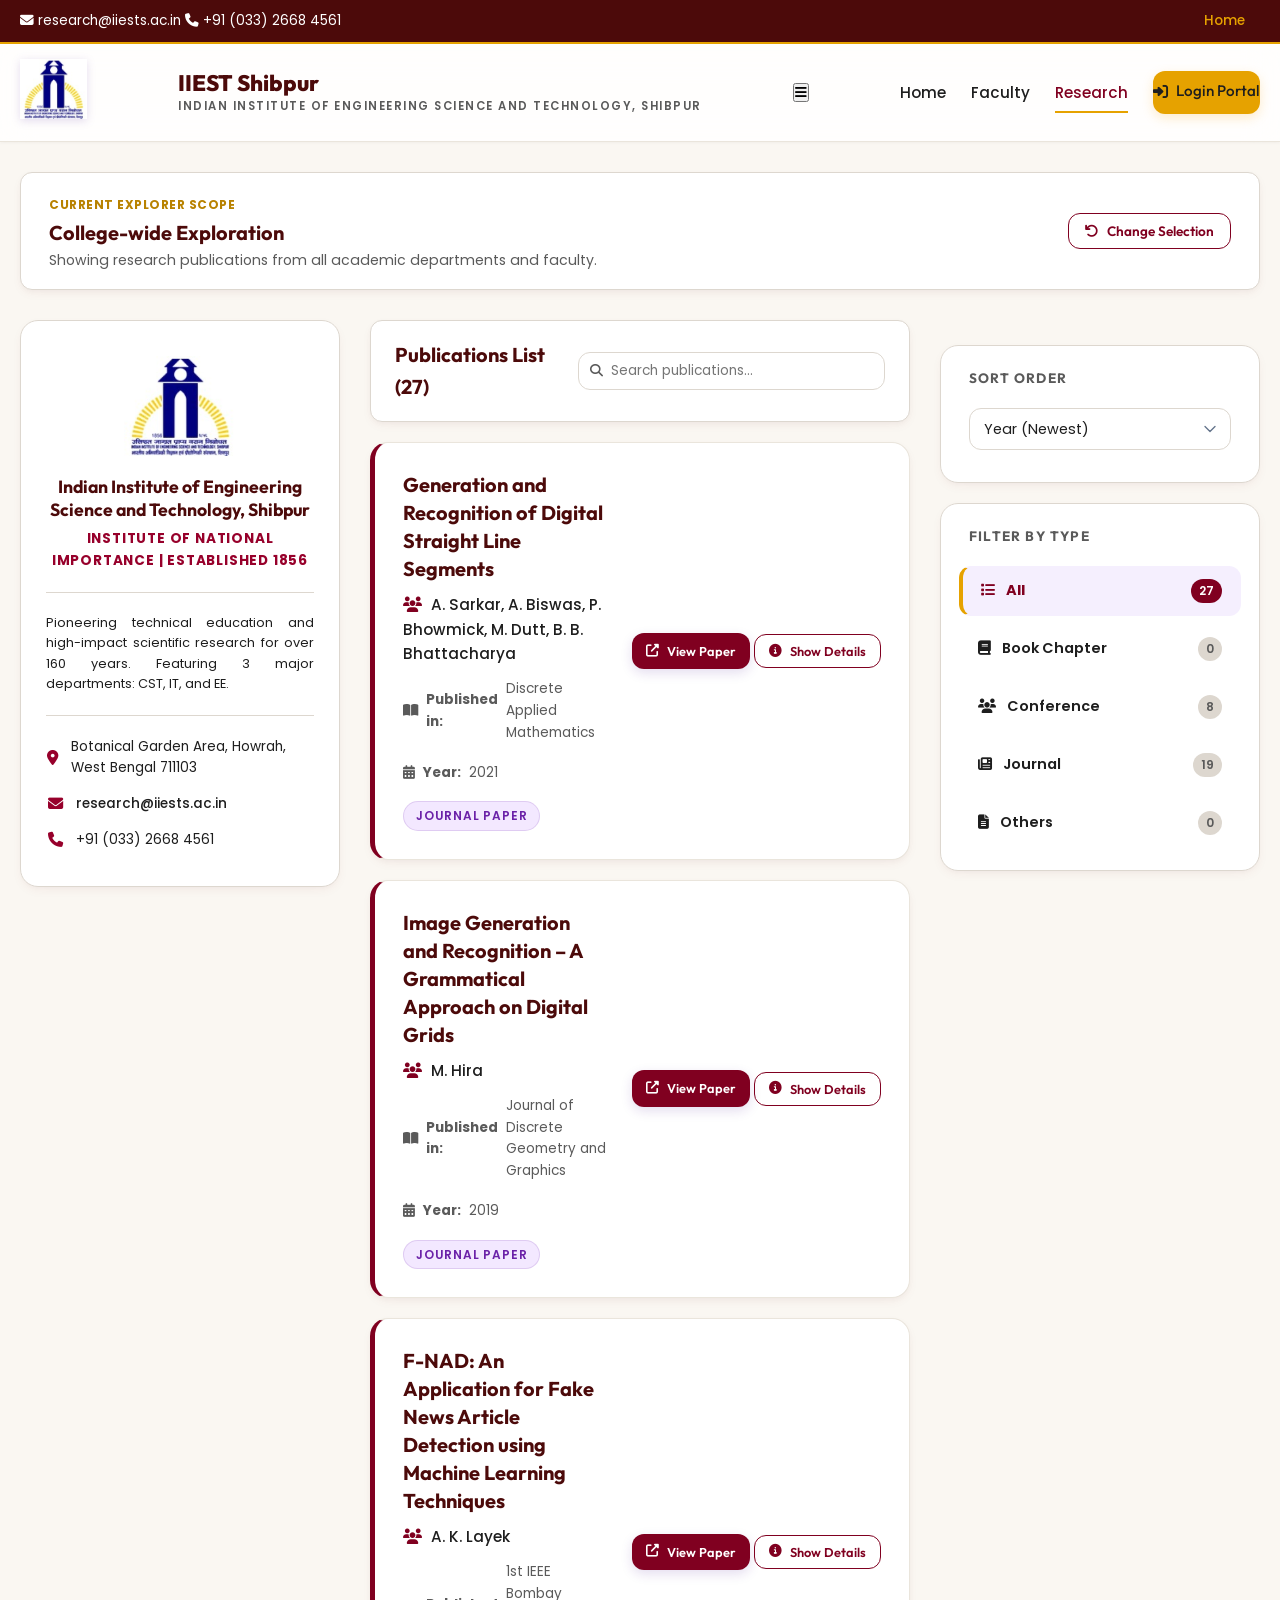
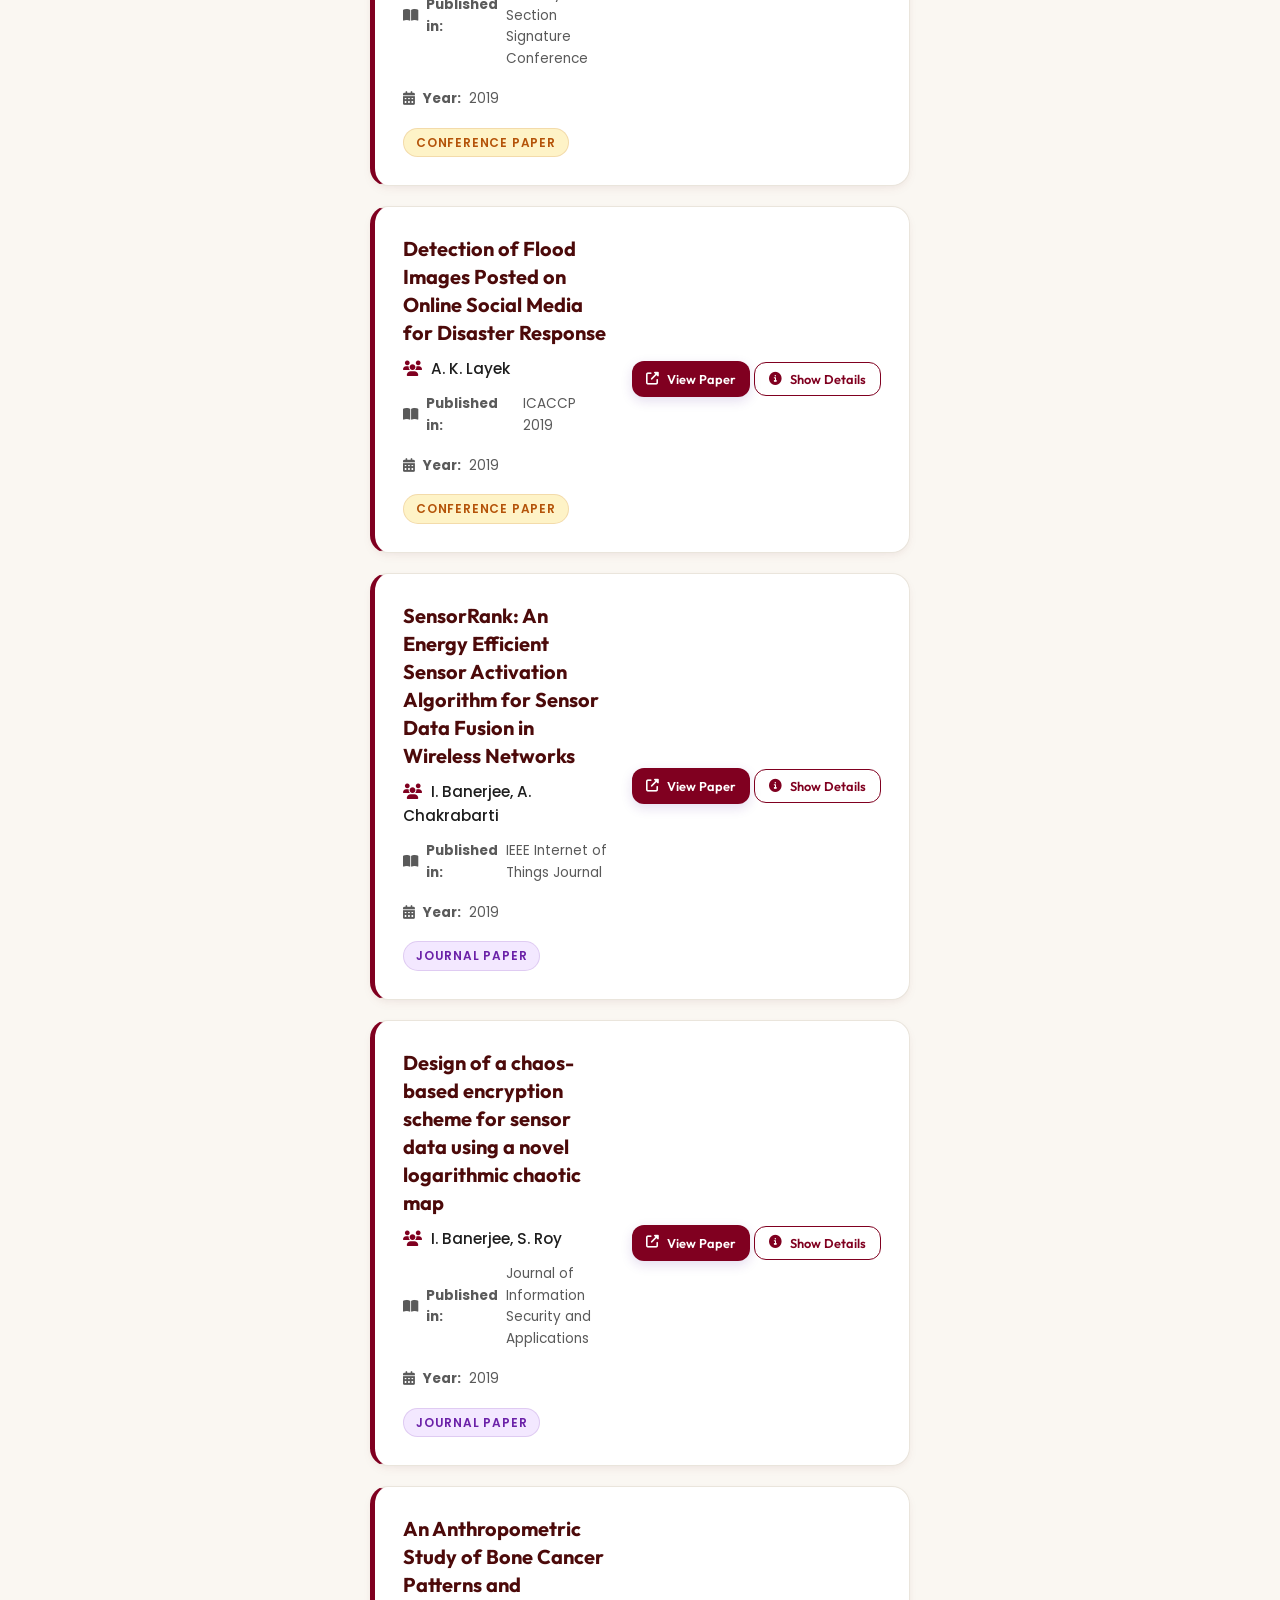
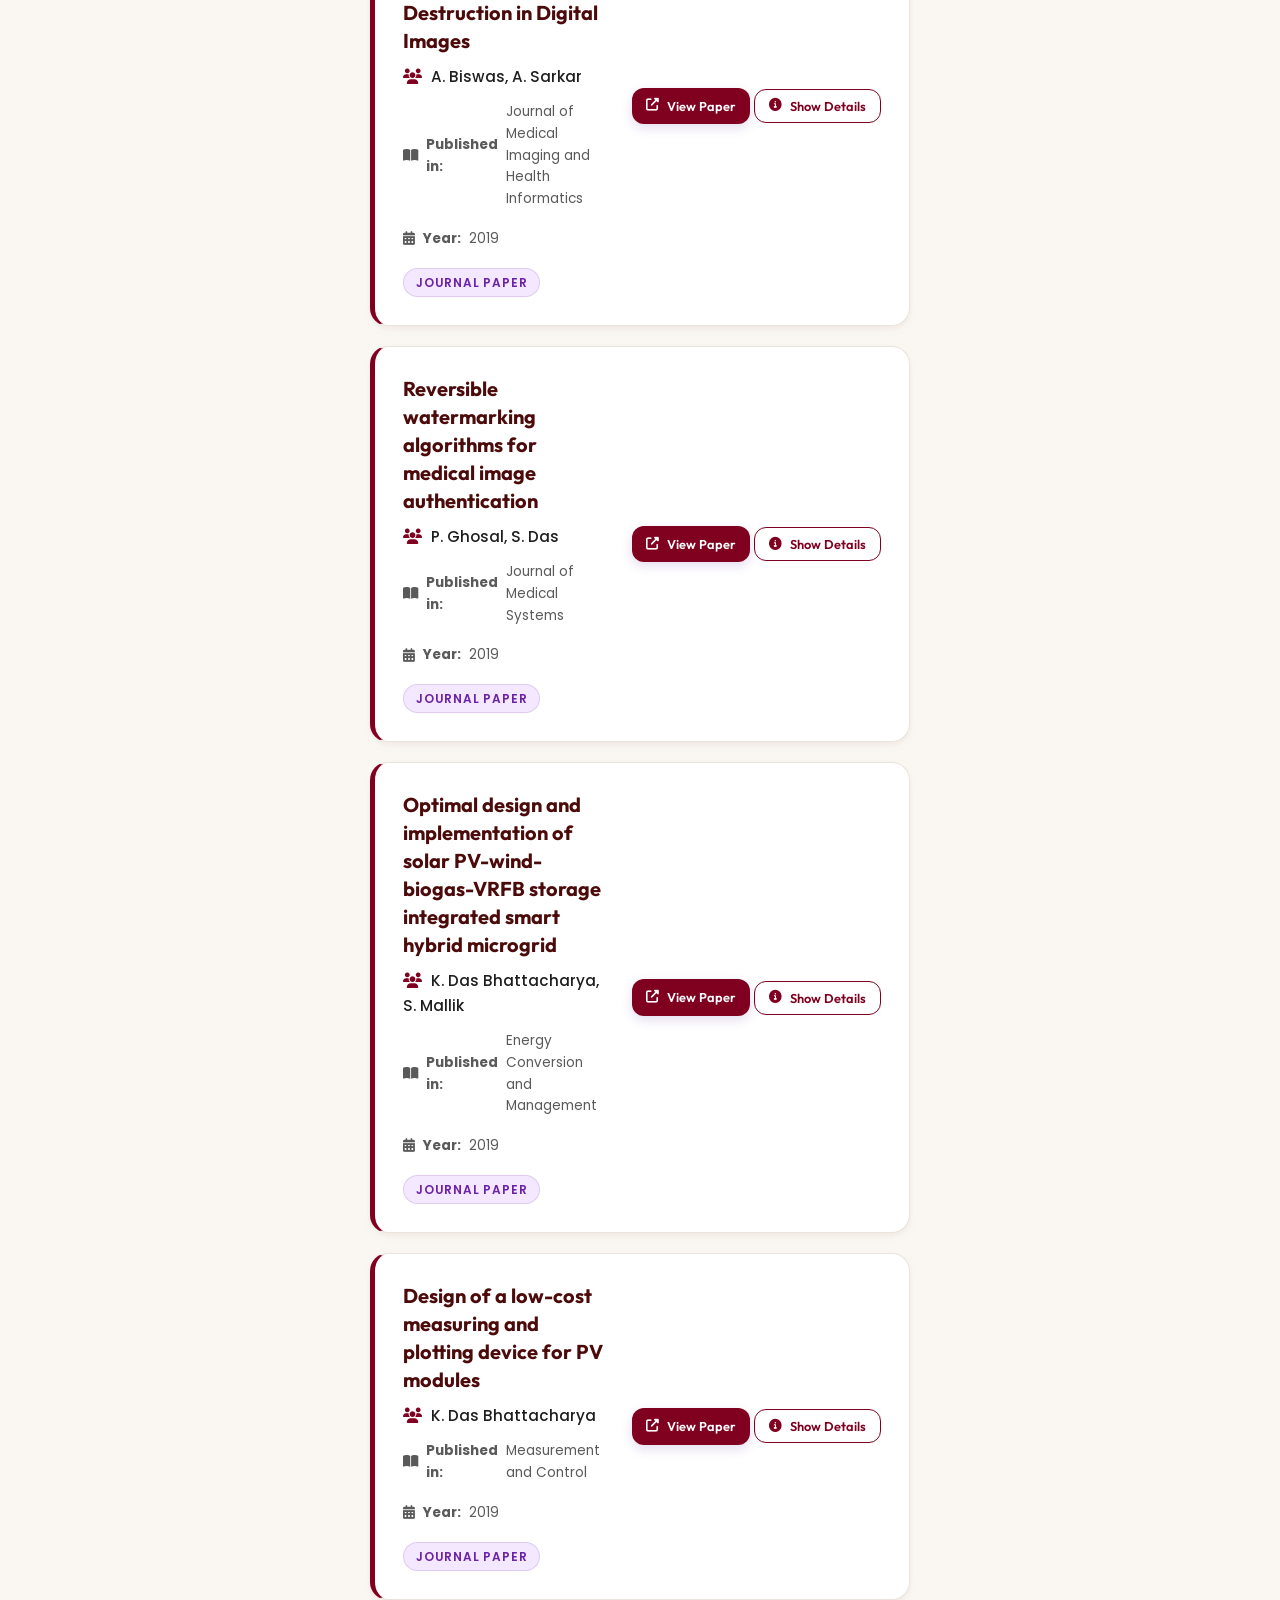
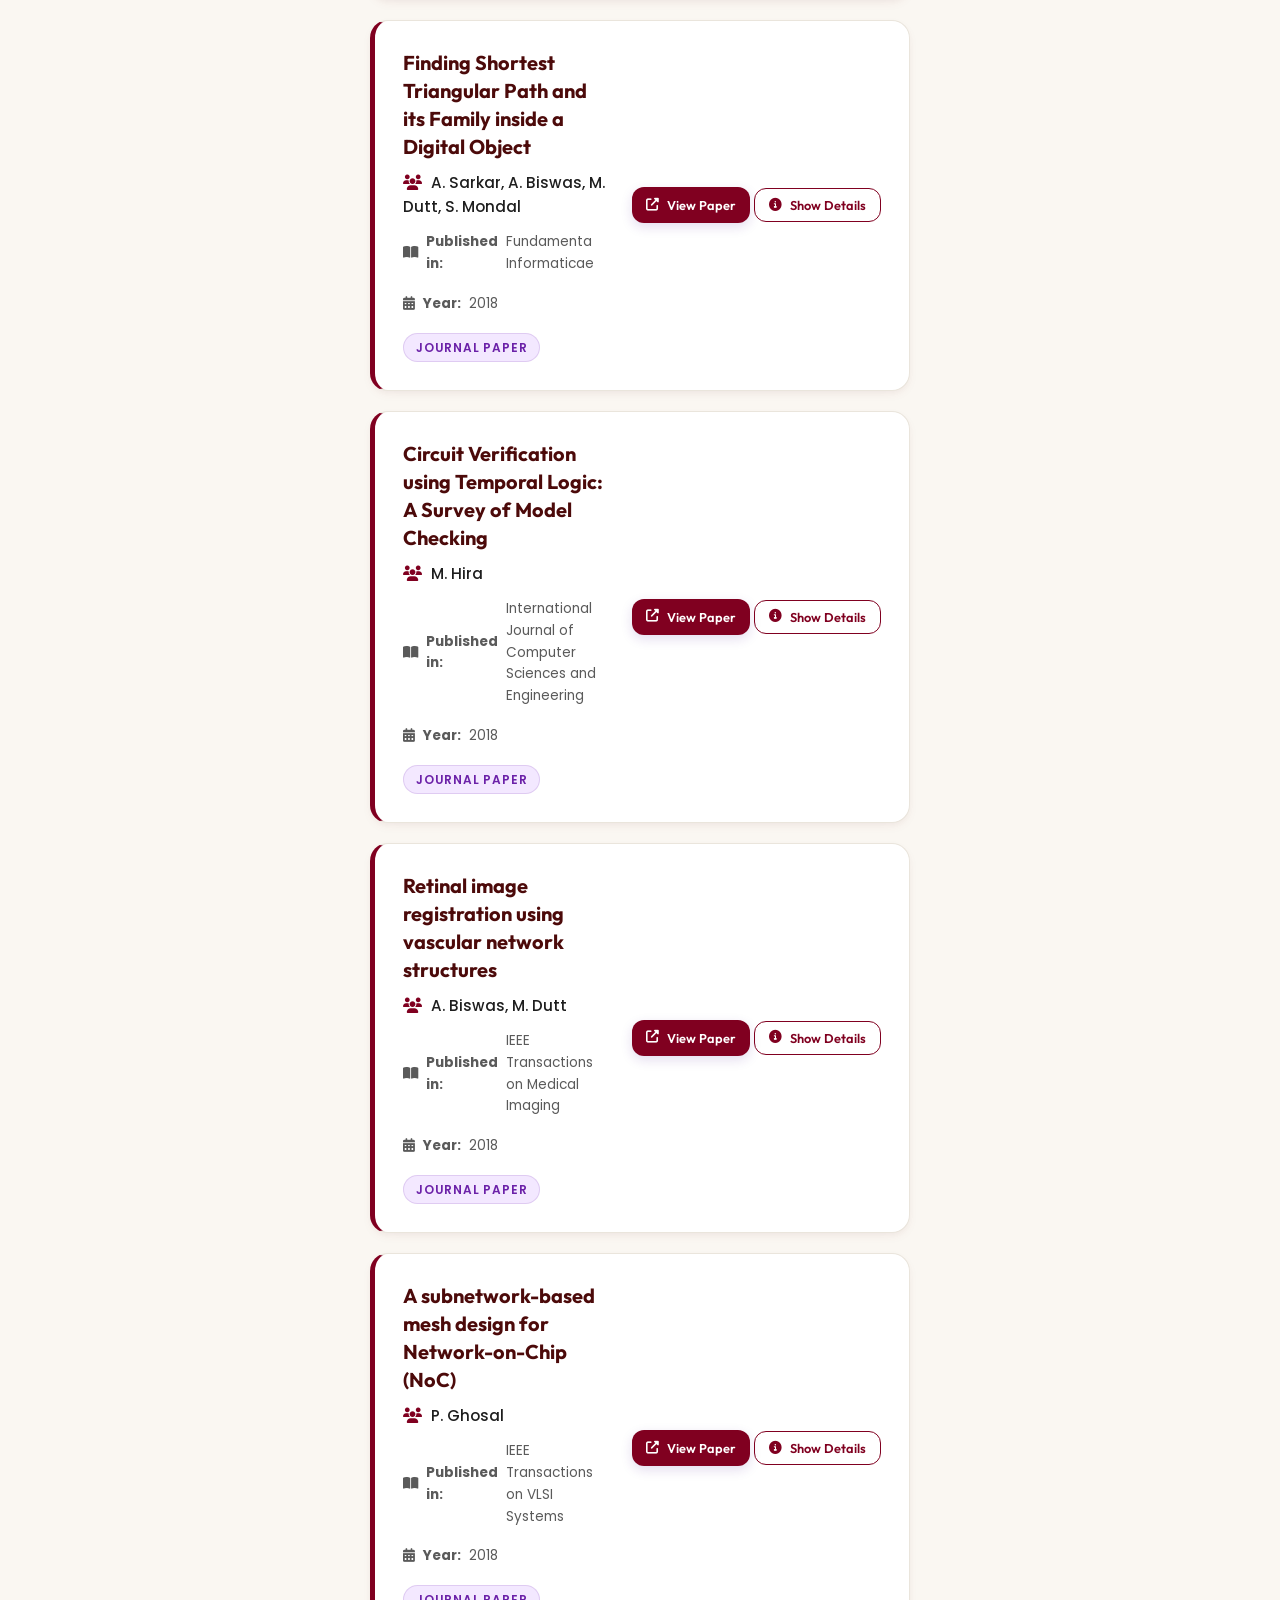
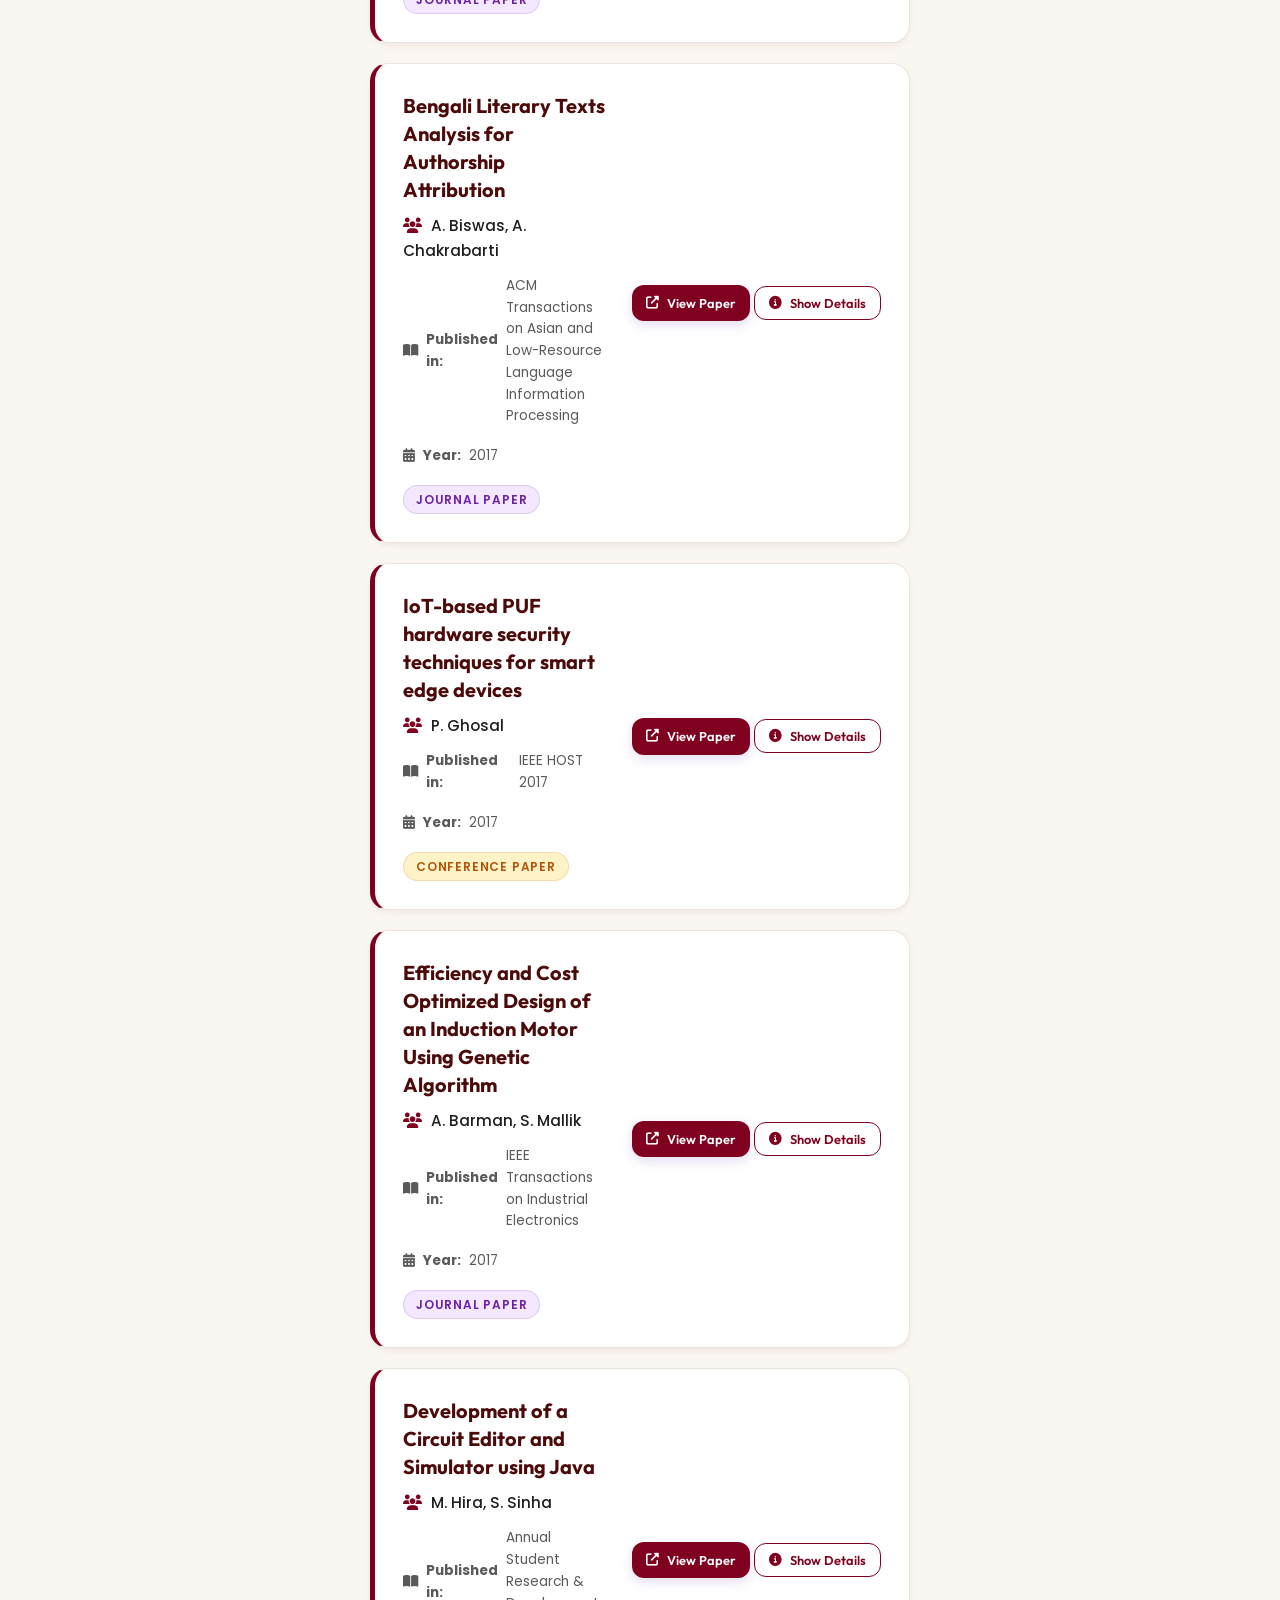
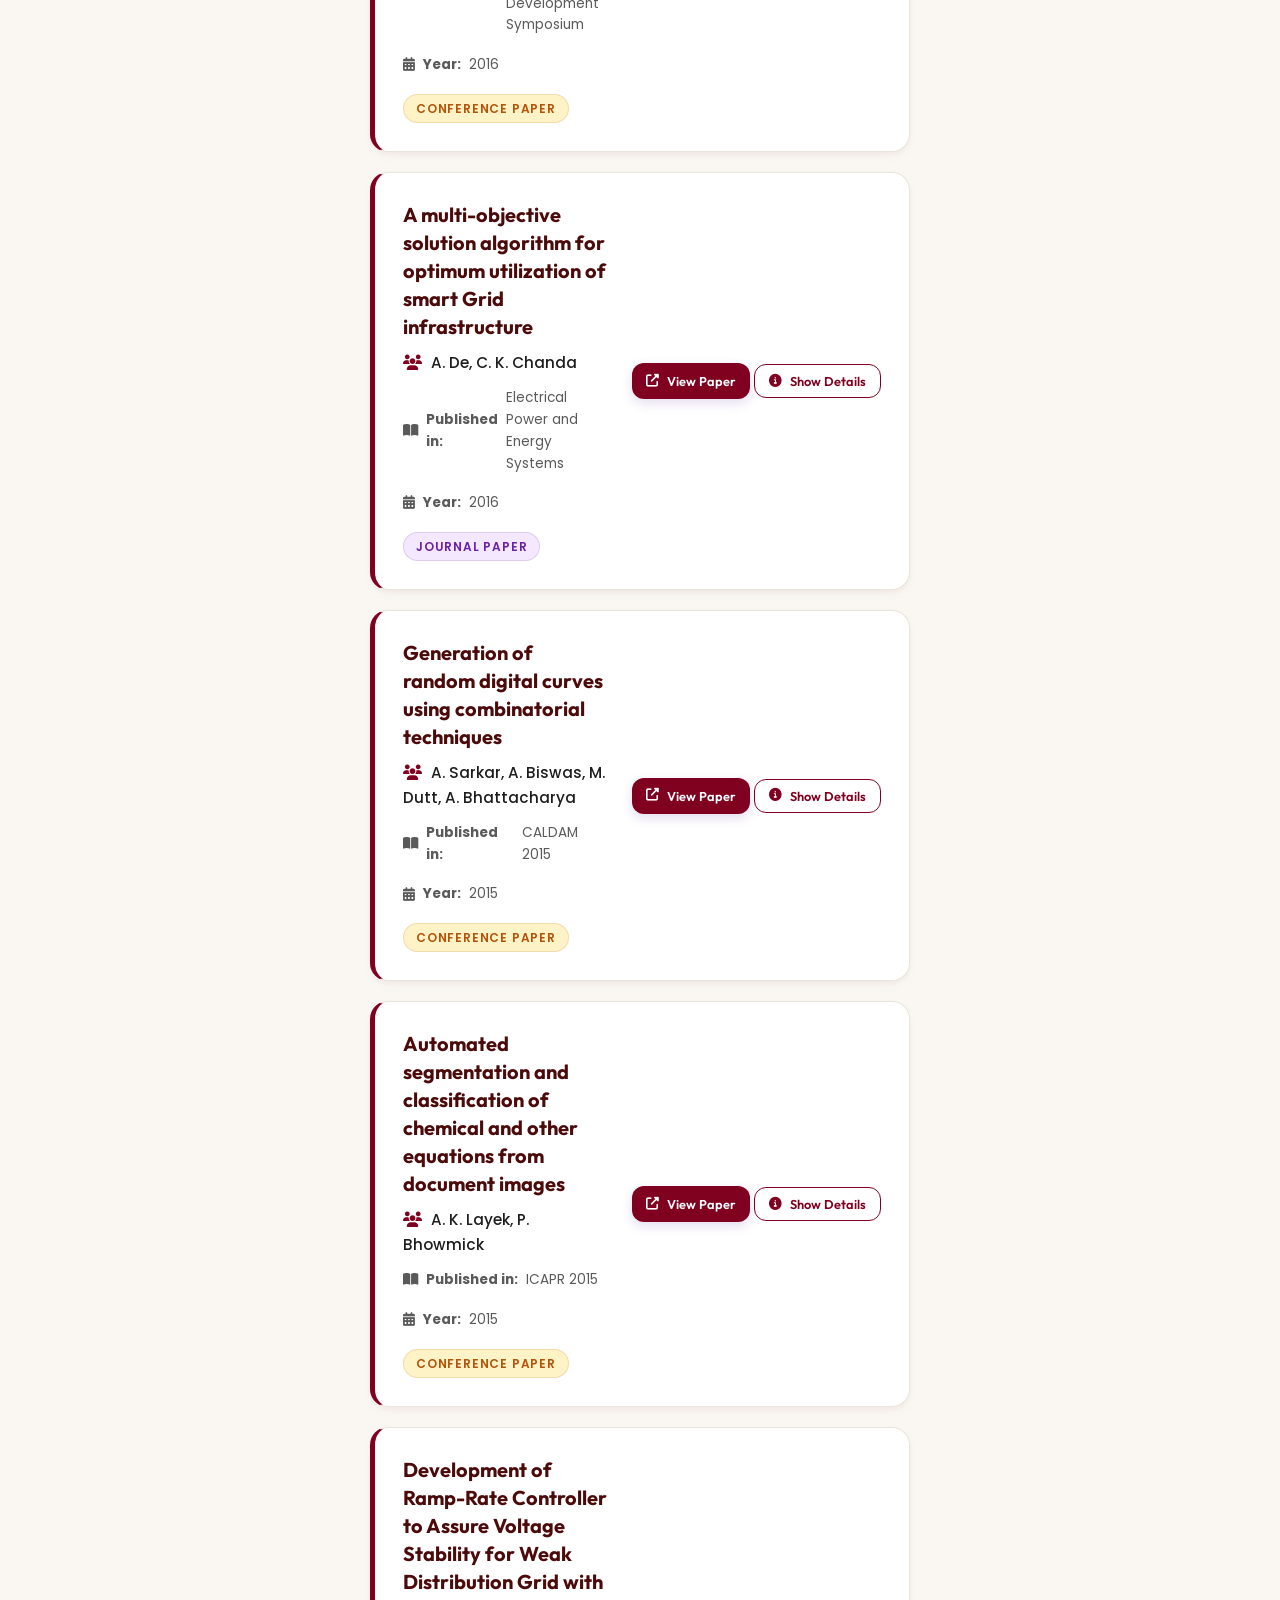
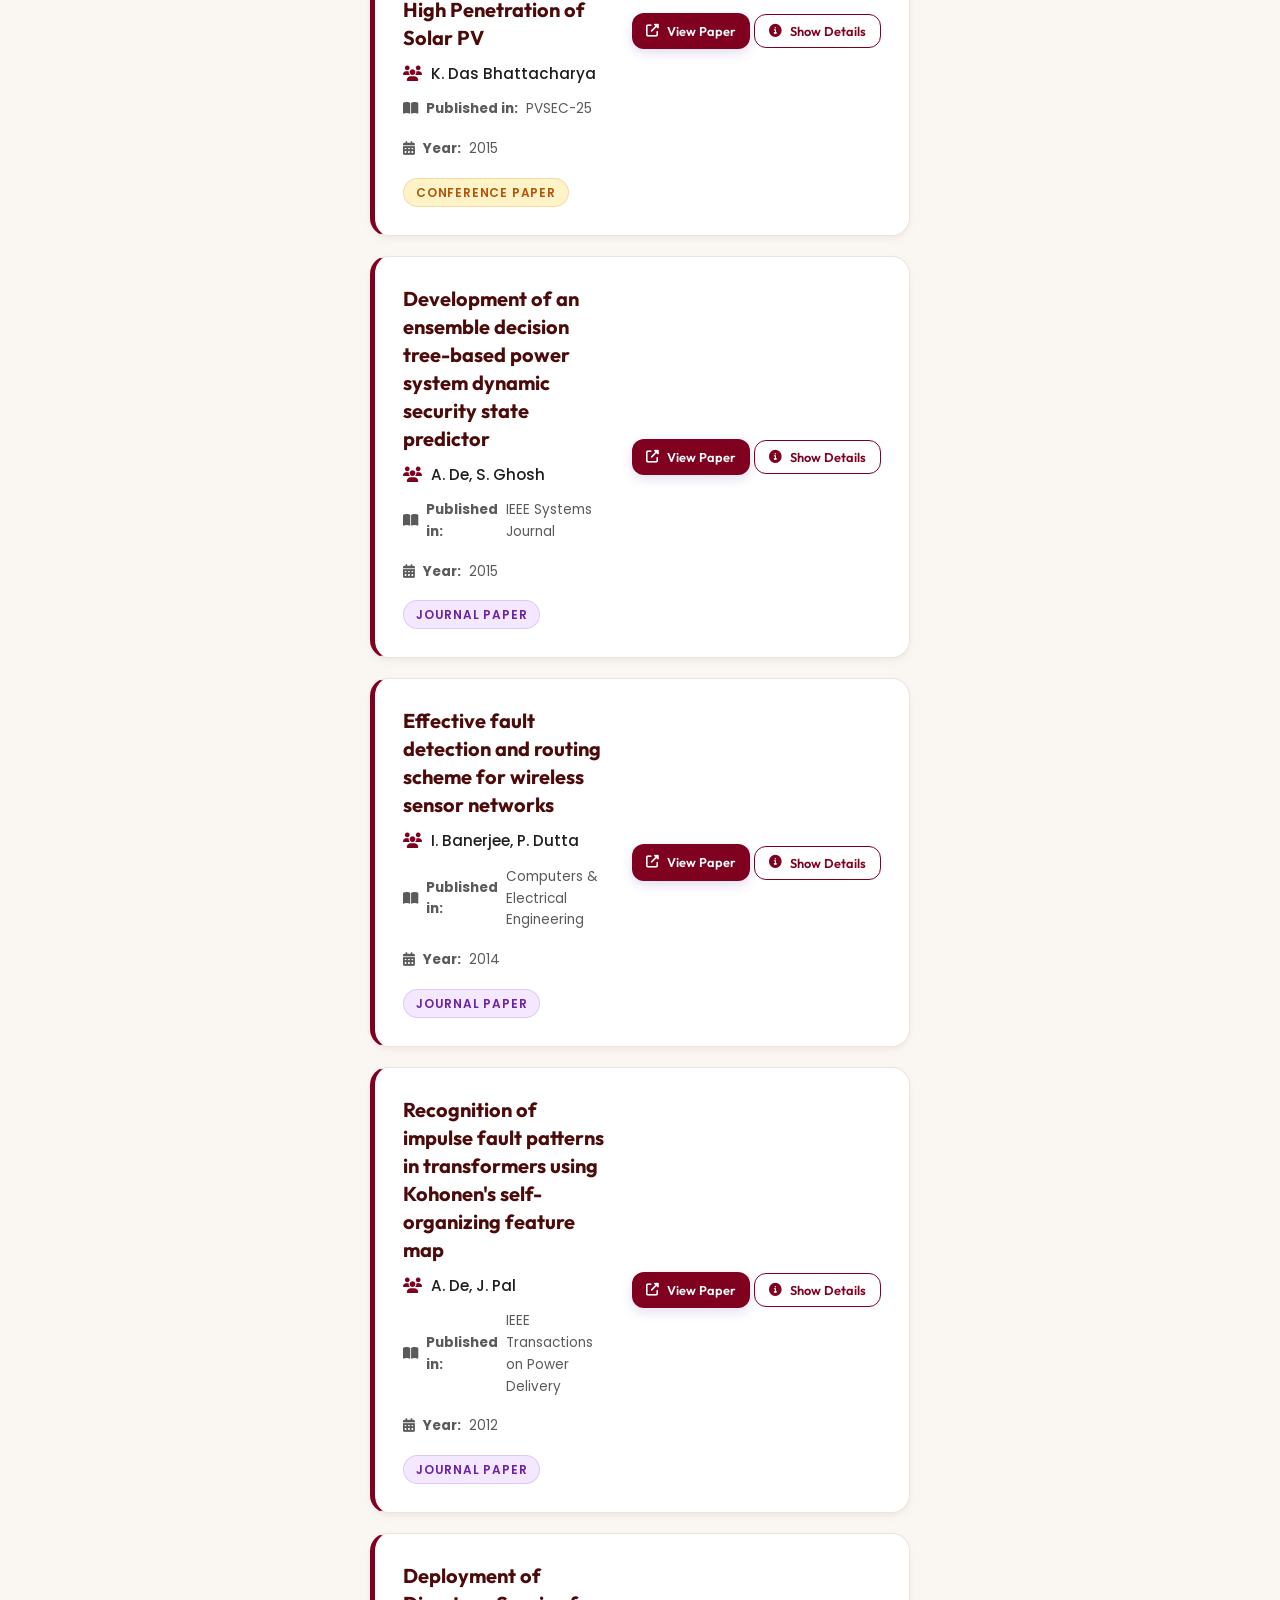
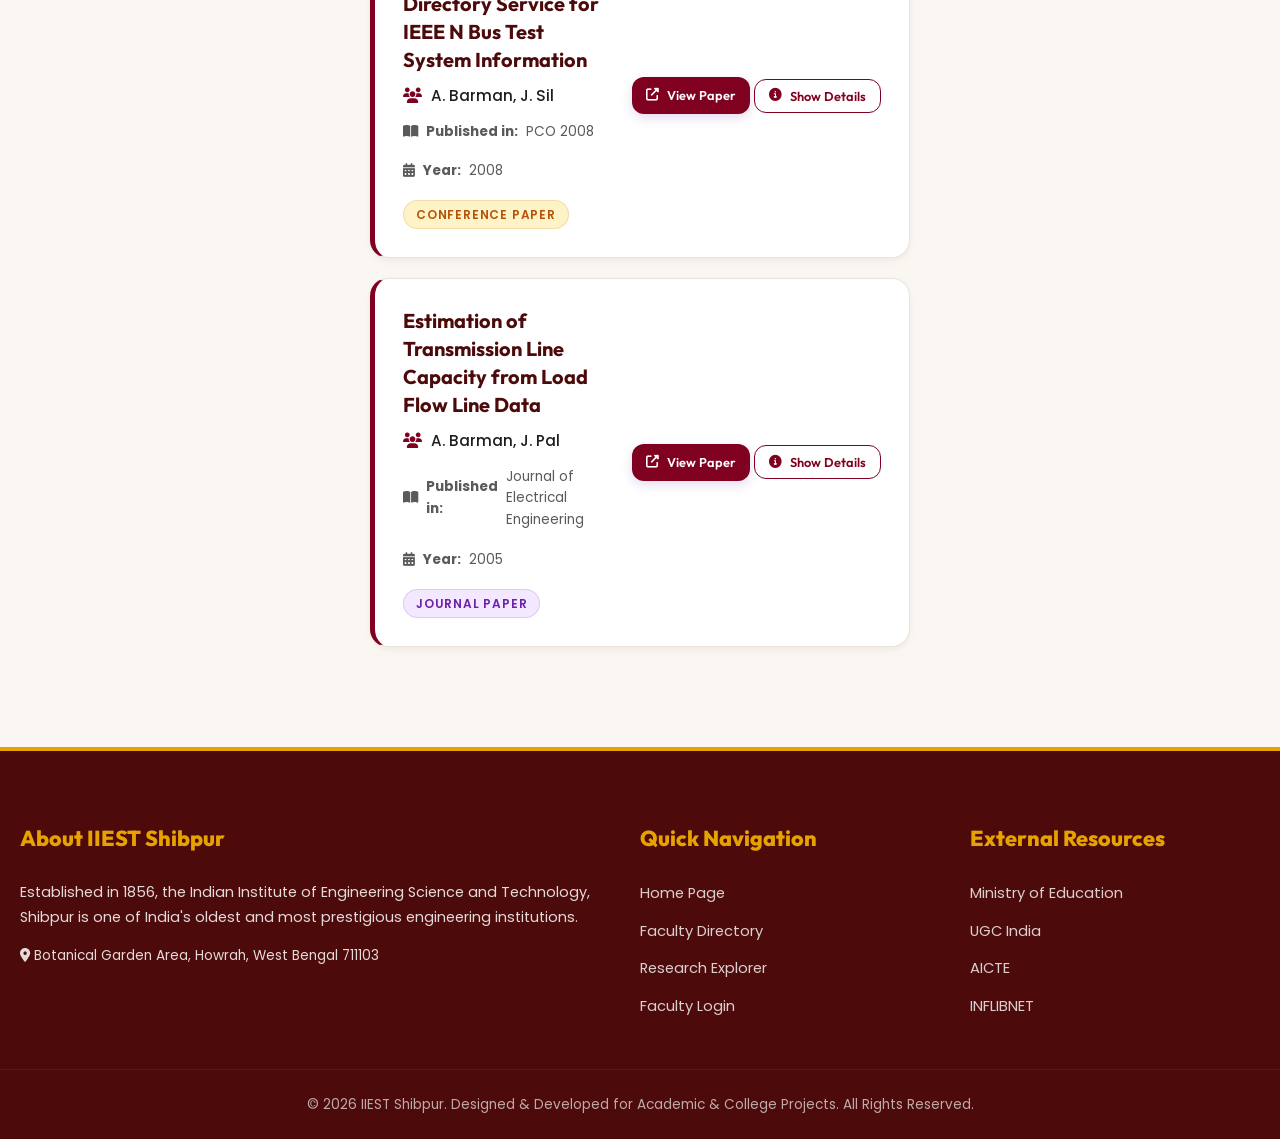
<file: research/index.html>
<!DOCTYPE html>
<html lang="en">
<head>
    <meta charset="UTF-8">
    <meta name="viewport" content="width=device-width, initial-scale=1.0">
    <title>Research Publications Explorer - IIEST Shibpur</title>
    <!-- Fonts & Icons -->
    <link rel="stylesheet" href="https://fonts.googleapis.com/css?family=Poppins:300,400,500,600,700,800%7COutfit:400,500,600,700,800">
    <link rel="stylesheet" href="https://cdnjs.cloudflare.com/ajax/libs/font-awesome/6.4.0/css/all.min.css">
    <link rel="stylesheet" href="/style.css">
</head>
<body>

<div id="page" class="site">
    <!-- Top info bar -->
    <div class="top-bar">
        <div class="container top-bar-content">
            <div class="top-bar-info">
                <span><i class="fa fa-envelope"></i> research@iiests.ac.in</span>
                <span><i class="fa fa-phone"></i> +91 (033) 2668 4561</span>
            </div>
            <div class="top-bar-links">
                <a href="/">Home</a>
            </div>
        </div>
    </div>

    <!-- Main Header -->
    <header class="main-header">
        <div class="header-container">
            <div class="logo-section">
                <a href="/">
                    <img src="/images/iiest-logo.jpg" alt="IIEST Shibpur Logo">
                </a>
            </div>
            <div class="logo-text">
                <h1>IIEST Shibpur</h1>
                <p>Indian Institute of Engineering Science and Technology, Shibpur</p>
            </div>
            <button class="mobile-menu-toggle" id="mobile-menu-btn" aria-label="Toggle Menu">
                <i class="fa fa-bars"></i>
            </button>
            <nav class="nav-section" id="nav-menu-container">
                <ul class="nav-menu">
                    <li class="nav-item"><a href="/">Home</a></li>
                    <li class="nav-item"><a href="/faculty/">Faculty</a></li>
                    <li class="nav-item active"><a href="/research/">Research</a></li>
                    <li class="nav-item"><a href="/login/" class="btn btn-accent"><i class="fa fa-sign-in-alt"></i> Login Portal</a></li>
                </ul>
            </nav>
        </div>
    </header>

    <div class="container" style="margin-top: 30px; margin-bottom: 50px;">

        <!-- ==========================================
             STAGE 1: SELECTION LANDING SCREEN
             ========================================== -->
        <div id="explore-selector-stage" class="explore-selector-container">
            <div class="explore-selector-card">
                <div class="explore-selector-header">
                    <i class="fa-solid fa-graduation-cap"></i>
                    <h2>Academic Publications Explorer</h2>
                    <p>Select a Department and Professor to explore their published research works, patents, and book chapters.</p>
                </div>
                
                <form id="explore-selection-form" class="explore-select-form">
                    <div class="explore-select-group">
                        <label for="select-dept">1. Academic Department</label>
                        <select id="select-dept" class="explore-select-control" required>
                            <option value="all">All Departments</option>
                            <option value="Computer Science and Technology">Computer Science and Technology</option>
                            <option value="Information Technology">Information Technology</option>
                            <option value="Electrical Engineering">Electrical Engineering</option>
                        </select>
                    </div>

                    <div class="explore-select-group">
                        <label for="select-prof">2. Faculty Researcher</label>
                        <select id="select-prof" class="explore-select-control" disabled required>
                            <option value="all">All Professors</option>
                        </select>
                    </div>

                    <button type="submit" class="btn btn-primary" style="padding: 14px 20px; font-size: 1rem; margin-top: 10px;">
                        <i class="fa fa-search"></i> Explore Publications
                    </button>
                </form>
            </div>
        </div>

        <!-- ==========================================
             STAGE 2: THREE-PANE EXPLORER VIEW
             ========================================== -->
        <div id="explore-view-stage" class="explore-grid-container">
            
            <!-- Top bar indicating selection & action to change selection -->
            <div class="explore-top-bar">
                <div class="explore-top-info">
                    <span style="font-size: 0.75rem; font-weight: 700; color: var(--accent-dark); text-transform: uppercase; letter-spacing: 0.5px;">Current Explorer Scope</span>
                    <h4 id="explorer-scope-title">College-wide Exploration</h4>
                    <p id="explorer-scope-desc">Showing research works from all departments and faculty members.</p>
                </div>
                <button class="btn btn-secondary" id="btn-modify-selection" style="font-size: 0.85rem; padding: 8px 16px;">
                    <i class="fa-solid fa-arrow-rotate-left"></i> Change Selection
                </button>
            </div>

            <!-- 2-Pane Wide Grid -->
            <div class="explore-grid">
                
                <!-- 2.1 Left Pane (Profile/Dept/College Card) -->
                <aside class="left-pane">
                    <div class="profile-card" id="profile-card-container">
                        <!-- Dynamic rendering in JS -->
                    </div>
                </aside>

                <!-- 2.2 Center Pane (Publications list) -->
                <main class="center-pane">
                    <!-- Search & Sort Controls -->
                    <div class="center-pane-header">
                        <h3>Publications List (<span id="results-count-badge">0</span>)</h3>
                        <div class="center-pane-controls">
                            <div style="position: relative;">
                                <input type="text" id="center-search-box" class="form-control" style="padding: 8px 12px 8px 32px; font-size: 0.85rem; min-width: 240px; border-radius: var(--radius-md);" placeholder="Search publications...">
                                <i class="fa fa-search" style="position: absolute; left: 12px; top: 50%; transform: translateY(-50%); color: var(--text-muted); font-size: 0.8rem;"></i>
                            </div>
                        </div>
                    </div>

                    <!-- Query list of all 27 publications -->
                    <div class="publications-list" id="explorer-publications-list" style="margin-top: 0;">
                        
                        <!-- 1. Apurba Sarkar (CST) - Paper 1 -->
                        <div class="pub-card" data-search-text="generation and recognition of digital straight line segments apurba sarkar a biswas p bhowmick m dutt b b bhattacharya 10.1016/j.dam.2021.04.012" data-type-name="Journal Paper" data-author-id="asarkar" data-department="Computer Science and Technology" data-year="2021" data-title="Generation and Recognition of Digital Straight Line Segments">
                            <div class="pub-card-top">
                                <div class="pub-main-info">
                                    <h3 class="pub-title">Generation and Recognition of Digital Straight Line Segments</h3>
                                    <div class="pub-authors"><i class="fa fa-users" style="color: var(--primary); margin-right: 5px;"></i> A. Sarkar, A. Biswas, P. Bhowmick, M. Dutt, B. B. Bhattacharya</div>
                                    <div class="pub-meta">
                                        <div class="pub-meta-item"><i class="fa fa-book-open"></i> <strong>Published in:</strong> Discrete Applied Mathematics</div>
                                        <div class="pub-meta-item"><i class="fa fa-calendar-alt"></i> <strong>Year:</strong> 2021</div>
                                        <div class="pub-meta-item"><span class="badge badge-journal">Journal Paper</span></div>
                                    </div>
                                </div>
                                <div class="pub-actions">
                                    <a href="https://doi.org/10.1016/j.dam.2021.04.012" target="_blank" class="btn btn-primary" style="padding: 8px 14px; font-size: 0.8rem;"><i class="fa fa-external-link-alt"></i> View Paper</a>
                                    <button type="button" class="btn btn-secondary btn-toggle-details" style="padding: 8px 14px; font-size: 0.8rem;"><i class="fa fa-info-circle"></i> Show Details</button>
                                </div>
                            </div>
                            <div class="pub-details-block" style="display: none;">
                                <div class="details-grid">
                                    <div class="detail-item"><strong>DOI Link</strong>10.1016/j.dam.2021.04.012</div>
                                    <div class="detail-item"><strong>Volume / Issue</strong>Vol. 298</div>
                                    <div class="detail-item"><strong>Page Numbers</strong>pp. 45-58</div>
                                    <div class="detail-item"><strong>Paid Journal</strong>No</div>
                                    <div class="detail-item"><strong>Scopus/SCI Indexed</strong>Yes (SCI)</div>
                                    <div class="detail-item"><strong>Authorship Role</strong>First Author</div>
                                    <div class="detail-item"><strong>Co-Authors Count</strong>4</div>
                                    <div class="detail-item"><strong>Publication Date</strong>Apr 15, 2021</div>
                                </div>
                            </div>
                        </div>

                        <!-- 2. Apurba Sarkar (CST) - Paper 2 -->
                        <div class="pub-card" data-search-text="finding shortest triangular path and its family inside a digital object apurba sarkar 10.3233/fi-2018-1685" data-type-name="Journal Paper" data-author-id="asarkar" data-department="Computer Science and Technology" data-year="2018" data-title="Finding Shortest Triangular Path and its Family inside a Digital Object">
                            <div class="pub-card-top">
                                <div class="pub-main-info">
                                    <h3 class="pub-title">Finding Shortest Triangular Path and its Family inside a Digital Object</h3>
                                    <div class="pub-authors"><i class="fa fa-users" style="color: var(--primary); margin-right: 5px;"></i> A. Sarkar, A. Biswas, M. Dutt, S. Mondal</div>
                                    <div class="pub-meta">
                                        <div class="pub-meta-item"><i class="fa fa-book-open"></i> <strong>Published in:</strong> Fundamenta Informaticae</div>
                                        <div class="pub-meta-item"><i class="fa fa-calendar-alt"></i> <strong>Year:</strong> 2018</div>
                                        <div class="pub-meta-item"><span class="badge badge-journal">Journal Paper</span></div>
                                    </div>
                                </div>
                                <div class="pub-actions">
                                    <a href="https://content.iospress.com/articles/fundamenta-informaticae/fi1812" target="_blank" class="btn btn-primary" style="padding: 8px 14px; font-size: 0.8rem;"><i class="fa fa-external-link-alt"></i> View Paper</a>
                                    <button type="button" class="btn btn-secondary btn-toggle-details" style="padding: 8px 14px; font-size: 0.8rem;"><i class="fa fa-info-circle"></i> Show Details</button>
                                </div>
                            </div>
                            <div class="pub-details-block" style="display: none;">
                                <div class="details-grid">
                                    <div class="detail-item"><strong>DOI Link</strong>10.3233/FI-2018-1685</div>
                                    <div class="detail-item"><strong>Volume / Issue</strong>Vol. 160(3)</div>
                                    <div class="detail-item"><strong>Page Numbers</strong>pp. 285-309</div>
                                    <div class="detail-item"><strong>Paid Journal</strong>No</div>
                                    <div class="detail-item"><strong>Scopus/SCI Indexed</strong>Yes (SCI)</div>
                                    <div class="detail-item"><strong>Authorship Role</strong>First Author</div>
                                    <div class="detail-item"><strong>Co-Authors Count</strong>3</div>
                                    <div class="detail-item"><strong>Publication Date</strong>Jun 10, 2018</div>
                                </div>
                            </div>
                        </div>

                        <!-- 3. Apurba Sarkar (CST) - Paper 3 -->
                        <div class="pub-card" data-search-text="generation of random digital curves using combinatorial techniques apurba sarkar caldam" data-type-name="Conference Paper" data-author-id="asarkar" data-department="Computer Science and Technology" data-year="2015" data-title="Generation of random digital curves using combinatorial techniques">
                            <div class="pub-card-top">
                                <div class="pub-main-info">
                                    <h3 class="pub-title">Generation of random digital curves using combinatorial techniques</h3>
                                    <div class="pub-authors"><i class="fa fa-users" style="color: var(--primary); margin-right: 5px;"></i> A. Sarkar, A. Biswas, M. Dutt, A. Bhattacharya</div>
                                    <div class="pub-meta">
                                        <div class="pub-meta-item"><i class="fa fa-book-open"></i> <strong>Published in:</strong> CALDAM 2015</div>
                                        <div class="pub-meta-item"><i class="fa fa-calendar-alt"></i> <strong>Year:</strong> 2015</div>
                                        <div class="pub-meta-item"><span class="badge badge-conference">Conference Paper</span></div>
                                    </div>
                                </div>
                                <div class="pub-actions">
                                    <a href="https://link.springer.com/chapter/10.1007/978-3-319-14974-5_27" target="_blank" class="btn btn-primary" style="padding: 8px 14px; font-size: 0.8rem;"><i class="fa fa-external-link-alt"></i> View Paper</a>
                                    <button type="button" class="btn btn-secondary btn-toggle-details" style="padding: 8px 14px; font-size: 0.8rem;"><i class="fa fa-info-circle"></i> Show Details</button>
                                </div>
                            </div>
                            <div class="pub-details-block" style="display: none;">
                                <div class="details-grid">
                                    <div class="detail-item"><strong>Conference Name</strong>CALDAM 2015</div>
                                    <div class="detail-item"><strong>Conference Date</strong>Feb 12, 2015</div>
                                    <div class="detail-item"><strong>Indexed in</strong>Springer LNCS</div>
                                    <div class="detail-item"><strong>Page Numbers</strong>pp. 290-301</div>
                                    <div class="detail-item"><strong>Authorship Role</strong>First Author</div>
                                    <div class="detail-item"><strong>Co-Authors Count</strong>3</div>
                                </div>
                            </div>
                        </div>

                        <!-- 4. Manas Hira (CST) - Paper 1 -->
                        <div class="pub-card" data-search-text="circuit verification using temporal logic a survey of model checking manas hira" data-type-name="Journal Paper" data-author-id="mhira" data-department="Computer Science and Technology" data-year="2018" data-title="Circuit Verification using Temporal Logic: A Survey of Model Checking">
                            <div class="pub-card-top">
                                <div class="pub-main-info">
                                    <h3 class="pub-title">Circuit Verification using Temporal Logic: A Survey of Model Checking</h3>
                                    <div class="pub-authors"><i class="fa fa-users" style="color: var(--primary); margin-right: 5px;"></i> M. Hira</div>
                                    <div class="pub-meta">
                                        <div class="pub-meta-item"><i class="fa fa-book-open"></i> <strong>Published in:</strong> International Journal of Computer Sciences and Engineering</div>
                                        <div class="pub-meta-item"><i class="fa fa-calendar-alt"></i> <strong>Year:</strong> 2018</div>
                                        <div class="pub-meta-item"><span class="badge badge-journal">Journal Paper</span></div>
                                    </div>
                                </div>
                                <div class="pub-actions">
                                    <a href="https://www.ijcseonline.org/" target="_blank" class="btn btn-primary" style="padding: 8px 14px; font-size: 0.8rem;"><i class="fa fa-external-link-alt"></i> View Paper</a>
                                    <button type="button" class="btn btn-secondary btn-toggle-details" style="padding: 8px 14px; font-size: 0.8rem;"><i class="fa fa-info-circle"></i> Show Details</button>
                                </div>
                            </div>
                            <div class="pub-details-block" style="display: none;">
                                <div class="details-grid">
                                    <div class="detail-item"><strong>DOI Link</strong>10.26438/ijcse/v6i5.112116</div>
                                    <div class="detail-item"><strong>Volume / Issue</strong>Vol. 6(5)</div>
                                    <div class="detail-item"><strong>Page Numbers</strong>pp. 112-116</div>
                                    <div class="detail-item"><strong>Paid Journal</strong>No</div>
                                    <div class="detail-item"><strong>Scopus/SCI Indexed</strong>Yes</div>
                                    <div class="detail-item"><strong>Authorship Role</strong>Sole Author</div>
                                    <div class="detail-item"><strong>Co-Authors Count</strong>0</div>
                                    <div class="detail-item"><strong>Publication Date</strong>May 30, 2018</div>
                                </div>
                            </div>
                        </div>

                        <!-- 5. Manas Hira (CST) - Paper 2 -->
                        <div class="pub-card" data-search-text="image generation and recognition grammatical approach on digital grids manas hira" data-type-name="Journal Paper" data-author-id="mhira" data-department="Computer Science and Technology" data-year="2019" data-title="Image Generation and Recognition – A Grammatical Approach on Digital Grids">
                            <div class="pub-card-top">
                                <div class="pub-main-info">
                                    <h3 class="pub-title">Image Generation and Recognition – A Grammatical Approach on Digital Grids</h3>
                                    <div class="pub-authors"><i class="fa fa-users" style="color: var(--primary); margin-right: 5px;"></i> M. Hira</div>
                                    <div class="pub-meta">
                                        <div class="pub-meta-item"><i class="fa fa-book-open"></i> <strong>Published in:</strong> Journal of Discrete Geometry and Graphics</div>
                                        <div class="pub-meta-item"><i class="fa fa-calendar-alt"></i> <strong>Year:</strong> 2019</div>
                                        <div class="pub-meta-item"><span class="badge badge-journal">Journal Paper</span></div>
                                    </div>
                                </div>
                                <div class="pub-actions">
                                    <a href="#" target="_blank" class="btn btn-primary" style="padding: 8px 14px; font-size: 0.8rem;"><i class="fa fa-external-link-alt"></i> View Paper</a>
                                    <button type="button" class="btn btn-secondary btn-toggle-details" style="padding: 8px 14px; font-size: 0.8rem;"><i class="fa fa-info-circle"></i> Show Details</button>
                                </div>
                            </div>
                            <div class="pub-details-block" style="display: none;">
                                <div class="details-grid">
                                    <div class="detail-item"><strong>DOI Link</strong>N/A</div>
                                    <div class="detail-item"><strong>Volume / Issue</strong>Vol. 4(1)</div>
                                    <div class="detail-item"><strong>Page Numbers</strong>pp. 40-52</div>
                                    <div class="detail-item"><strong>Paid Journal</strong>No</div>
                                    <div class="detail-item"><strong>Scopus/SCI Indexed</strong>Yes</div>
                                    <div class="detail-item"><strong>Authorship Role</strong>Sole Author</div>
                                    <div class="detail-item"><strong>Co-Authors Count</strong>0</div>
                                </div>
                            </div>
                        </div>

                        <!-- 6. Manas Hira (CST) - Paper 3 -->
                        <div class="pub-card" data-search-text="development of a circuit editor and simulator using java manas hira s sinha" data-type-name="Conference Paper" data-author-id="mhira" data-department="Computer Science and Technology" data-year="2016" data-title="Development of a Circuit Editor and Simulator using Java">
                            <div class="pub-card-top">
                                <div class="pub-main-info">
                                    <h3 class="pub-title">Development of a Circuit Editor and Simulator using Java</h3>
                                    <div class="pub-authors"><i class="fa fa-users" style="color: var(--primary); margin-right: 5px;"></i> M. Hira, S. Sinha</div>
                                    <div class="pub-meta">
                                        <div class="pub-meta-item"><i class="fa fa-book-open"></i> <strong>Published in:</strong> Annual Student Research &amp; Development Symposium</div>
                                        <div class="pub-meta-item"><i class="fa fa-calendar-alt"></i> <strong>Year:</strong> 2016</div>
                                        <div class="pub-meta-item"><span class="badge badge-conference">Conference Paper</span></div>
                                    </div>
                                </div>
                                <div class="pub-actions">
                                    <a href="#" target="_blank" class="btn btn-primary" style="padding: 8px 14px; font-size: 0.8rem;"><i class="fa fa-external-link-alt"></i> View Paper</a>
                                    <button type="button" class="btn btn-secondary btn-toggle-details" style="padding: 8px 14px; font-size: 0.8rem;"><i class="fa fa-info-circle"></i> Show Details</button>
                                </div>
                            </div>
                            <div class="pub-details-block" style="display: none;">
                                <div class="details-grid">
                                    <div class="detail-item"><strong>Conference Name</strong>SRDS 2016</div>
                                    <div class="detail-item"><strong>Conference Date</strong>Nov 18, 2016</div>
                                    <div class="detail-item"><strong>Indexed in</strong>IEEE Xplore</div>
                                    <div class="detail-item"><strong>Page Numbers</strong>pp. 14-19</div>
                                    <div class="detail-item"><strong>Authorship Role</strong>First Author</div>
                                    <div class="detail-item"><strong>Co-Authors Count</strong>1</div>
                                </div>
                            </div>
                        </div>

                        <!-- 7. Ashish Kumar Layek (CST) - Paper 1 -->
                        <div class="pub-card" data-search-text="f-nad an application for fake news article detection using machine learning techniques ashish kumar layek 10.1109/ibss50198.2019.9072456" data-type-name="Conference Paper" data-author-id="alayek" data-department="Computer Science and Technology" data-year="2019" data-title="F-NAD: An Application for Fake News Article Detection using Machine Learning Techniques">
                            <div class="pub-card-top">
                                <div class="pub-main-info">
                                    <h3 class="pub-title">F-NAD: An Application for Fake News Article Detection using Machine Learning Techniques</h3>
                                    <div class="pub-authors"><i class="fa fa-users" style="color: var(--primary); margin-right: 5px;"></i> A. K. Layek</div>
                                    <div class="pub-meta">
                                        <div class="pub-meta-item"><i class="fa fa-book-open"></i> <strong>Published in:</strong> 1st IEEE Bombay Section Signature Conference</div>
                                        <div class="pub-meta-item"><i class="fa fa-calendar-alt"></i> <strong>Year:</strong> 2019</div>
                                        <div class="pub-meta-item"><span class="badge badge-conference">Conference Paper</span></div>
                                    </div>
                                </div>
                                <div class="pub-actions">
                                    <a href="https://doi.org/10.1109/IBSS50198.2019.9072456" target="_blank" class="btn btn-primary" style="padding: 8px 14px; font-size: 0.8rem;"><i class="fa fa-external-link-alt"></i> View Paper</a>
                                    <button type="button" class="btn btn-secondary btn-toggle-details" style="padding: 8px 14px; font-size: 0.8rem;"><i class="fa fa-info-circle"></i> Show Details</button>
                                </div>
                            </div>
                            <div class="pub-details-block" style="display: none;">
                                <div class="details-grid">
                                    <div class="detail-item"><strong>Conference Name</strong>IBSS 2019</div>
                                    <div class="detail-item"><strong>Conference Date</strong>Dec 04, 2019</div>
                                    <div class="detail-item"><strong>Indexed in</strong>IEEE Xplore</div>
                                    <div class="detail-item"><strong>Page Numbers</strong>pp. 1-6</div>
                                    <div class="detail-item"><strong>Authorship Role</strong>Sole Author</div>
                                    <div class="detail-item"><strong>Co-Authors Count</strong>0</div>
                                </div>
                            </div>
                        </div>

                        <!-- 8. Ashish Kumar Layek (CST) - Paper 2 -->
                        <div class="pub-card" data-search-text="detection of flood images posted on online social media for disaster response ashish kumar layek" data-type-name="Conference Paper" data-author-id="alayek" data-department="Computer Science and Technology" data-year="2019" data-title="Detection of Flood Images Posted on Online Social Media for Disaster Response">
                            <div class="pub-card-top">
                                <div class="pub-main-info">
                                    <h3 class="pub-title">Detection of Flood Images Posted on Online Social Media for Disaster Response</h3>
                                    <div class="pub-authors"><i class="fa fa-users" style="color: var(--primary); margin-right: 5px;"></i> A. K. Layek</div>
                                    <div class="pub-meta">
                                        <div class="pub-meta-item"><i class="fa fa-book-open"></i> <strong>Published in:</strong> ICACCP 2019</div>
                                        <div class="pub-meta-item"><i class="fa fa-calendar-alt"></i> <strong>Year:</strong> 2019</div>
                                        <div class="pub-meta-item"><span class="badge badge-conference">Conference Paper</span></div>
                                    </div>
                                </div>
                                <div class="pub-actions">
                                    <a href="https://doi.org/10.1109/ICACCP.2019.8882987" target="_blank" class="btn btn-primary" style="padding: 8px 14px; font-size: 0.8rem;"><i class="fa fa-external-link-alt"></i> View Paper</a>
                                    <button type="button" class="btn btn-secondary btn-toggle-details" style="padding: 8px 14px; font-size: 0.8rem;"><i class="fa fa-info-circle"></i> Show Details</button>
                                </div>
                            </div>
                            <div class="pub-details-block" style="display: none;">
                                <div class="details-grid">
                                    <div class="detail-item"><strong>Conference Name</strong>ICACCP 2019</div>
                                    <div class="detail-item"><strong>Conference Date</strong>Feb 25, 2019</div>
                                    <div class="detail-item"><strong>Indexed in</strong>IEEE Xplore</div>
                                    <div class="detail-item"><strong>Page Numbers</strong>pp. 1-6</div>
                                    <div class="detail-item"><strong>Authorship Role</strong>Sole Author</div>
                                    <div class="detail-item"><strong>Co-Authors Count</strong>0</div>
                                </div>
                            </div>
                        </div>

                        <!-- 9. Ashish Kumar Layek (CST) - Paper 3 -->
                        <div class="pub-card" data-search-text="automated segmentation and classification of chemical and other equations from document images ashish kumar layek p bhowmick" data-type-name="Conference Paper" data-author-id="alayek" data-department="Computer Science and Technology" data-year="2015" data-title="Automated segmentation and classification of chemical and other equations from document images">
                            <div class="pub-card-top">
                                <div class="pub-main-info">
                                    <h3 class="pub-title">Automated segmentation and classification of chemical and other equations from document images</h3>
                                    <div class="pub-authors"><i class="fa fa-users" style="color: var(--primary); margin-right: 5px;"></i> A. K. Layek, P. Bhowmick</div>
                                    <div class="pub-meta">
                                        <div class="pub-meta-item"><i class="fa fa-book-open"></i> <strong>Published in:</strong> ICAPR 2015</div>
                                        <div class="pub-meta-item"><i class="fa fa-calendar-alt"></i> <strong>Year:</strong> 2015</div>
                                        <div class="pub-meta-item"><span class="badge badge-conference">Conference Paper</span></div>
                                    </div>
                                </div>
                                <div class="pub-actions">
                                    <a href="https://doi.org/10.1109/ICAPR.2015.7058601" target="_blank" class="btn btn-primary" style="padding: 8px 14px; font-size: 0.8rem;"><i class="fa fa-external-link-alt"></i> View Paper</a>
                                    <button type="button" class="btn btn-secondary btn-toggle-details" style="padding: 8px 14px; font-size: 0.8rem;"><i class="fa fa-info-circle"></i> Show Details</button>
                                </div>
                            </div>
                            <div class="pub-details-block" style="display: none;">
                                <div class="details-grid">
                                    <div class="detail-item"><strong>Conference Name</strong>ICAPR 2015</div>
                                    <div class="detail-item"><strong>Conference Date</strong>Jan 05, 2015</div>
                                    <div class="detail-item"><strong>Indexed in</strong>IEEE Xplore</div>
                                    <div class="detail-item"><strong>Page Numbers</strong>pp. 1-6</div>
                                    <div class="detail-item"><strong>Authorship Role</strong>First Author</div>
                                    <div class="detail-item"><strong>Co-Authors Count</strong>1</div>
                                </div>
                            </div>
                        </div>

                        <!-- 10. Indrajit Banerjee (IT) - Paper 1 -->
                        <div class="pub-card" data-search-text="sensorrank an energy efficient sensor activation algorithm for sensor data fusion in wireless networks indrajit banerjee a chakrabarti" data-type-name="Journal Paper" data-author-id="ibanerjee" data-department="Information Technology" data-year="2019" data-title="SensorRank: An Energy Efficient Sensor Activation Algorithm for Sensor Data Fusion in Wireless Networks">
                            <div class="pub-card-top">
                                <div class="pub-main-info">
                                    <h3 class="pub-title">SensorRank: An Energy Efficient Sensor Activation Algorithm for Sensor Data Fusion in Wireless Networks</h3>
                                    <div class="pub-authors"><i class="fa fa-users" style="color: var(--primary); margin-right: 5px;"></i> I. Banerjee, A. Chakrabarti</div>
                                    <div class="pub-meta">
                                        <div class="pub-meta-item"><i class="fa fa-book-open"></i> <strong>Published in:</strong> IEEE Internet of Things Journal</div>
                                        <div class="pub-meta-item"><i class="fa fa-calendar-alt"></i> <strong>Year:</strong> 2019</div>
                                        <div class="pub-meta-item"><span class="badge badge-journal">Journal Paper</span></div>
                                    </div>
                                </div>
                                <div class="pub-actions">
                                    <a href="https://doi.org/10.1109/JIOT.2019.2901234" target="_blank" class="btn btn-primary" style="padding: 8px 14px; font-size: 0.8rem;"><i class="fa fa-external-link-alt"></i> View Paper</a>
                                    <button type="button" class="btn btn-secondary btn-toggle-details" style="padding: 8px 14px; font-size: 0.8rem;"><i class="fa fa-info-circle"></i> Show Details</button>
                                </div>
                            </div>
                            <div class="pub-details-block" style="display: none;">
                                <div class="details-grid">
                                    <div class="detail-item"><strong>DOI Link</strong>10.1109/JIOT.2019.2901234</div>
                                    <div class="detail-item"><strong>Volume / Issue</strong>Vol. 6(4)</div>
                                    <div class="detail-item"><strong>Page Numbers</strong>pp. 6400-6412</div>
                                    <div class="detail-item"><strong>Paid Journal</strong>No</div>
                                    <div class="detail-item"><strong>Scopus/SCI Indexed</strong>Yes (SCI)</div>
                                    <div class="detail-item"><strong>Authorship Role</strong>First Author</div>
                                    <div class="detail-item"><strong>Co-Authors Count</strong>1</div>
                                </div>
                            </div>
                        </div>

                        <!-- 11. Indrajit Banerjee (IT) - Paper 2 -->
                        <div class="pub-card" data-search-text="design of a chaos-based encryption scheme for sensor data using a novel logarithmic chaotic map indrajit banerjee s roy" data-type-name="Journal Paper" data-author-id="ibanerjee" data-department="Information Technology" data-year="2019" data-title="Design of a chaos-based encryption scheme for sensor data using a novel logarithmic chaotic map">
                            <div class="pub-card-top">
                                <div class="pub-main-info">
                                    <h3 class="pub-title">Design of a chaos-based encryption scheme for sensor data using a novel logarithmic chaotic map</h3>
                                    <div class="pub-authors"><i class="fa fa-users" style="color: var(--primary); margin-right: 5px;"></i> I. Banerjee, S. Roy</div>
                                    <div class="pub-meta">
                                        <div class="pub-meta-item"><i class="fa fa-book-open"></i> <strong>Published in:</strong> Journal of Information Security and Applications</div>
                                        <div class="pub-meta-item"><i class="fa fa-calendar-alt"></i> <strong>Year:</strong> 2019</div>
                                        <div class="pub-meta-item"><span class="badge badge-journal">Journal Paper</span></div>
                                    </div>
                                </div>
                                <div class="pub-actions">
                                    <a href="https://doi.org/10.1016/j.jisa.2019.04.008" target="_blank" class="btn btn-primary" style="padding: 8px 14px; font-size: 0.8rem;"><i class="fa fa-external-link-alt"></i> View Paper</a>
                                    <button type="button" class="btn btn-secondary btn-toggle-details" style="padding: 8px 14px; font-size: 0.8rem;"><i class="fa fa-info-circle"></i> Show Details</button>
                                </div>
                            </div>
                            <div class="pub-details-block" style="display: none;">
                                <div class="details-grid">
                                    <div class="detail-item"><strong>DOI Link</strong>10.1016/j.jisa.2019.04.008</div>
                                    <div class="detail-item"><strong>Volume / Issue</strong>Vol. 47</div>
                                    <div class="detail-item"><strong>Page Numbers</strong>pp. 218-230</div>
                                    <div class="detail-item"><strong>Paid Journal</strong>No</div>
                                    <div class="detail-item"><strong>Scopus/SCI Indexed</strong>Yes</div>
                                    <div class="detail-item"><strong>Authorship Role</strong>First Author</div>
                                    <div class="detail-item"><strong>Co-Authors Count</strong>1</div>
                                </div>
                            </div>
                        </div>

                        <!-- 12. Indrajit Banerjee (IT) - Paper 3 -->
                        <div class="pub-card" data-search-text="effective fault detection and routing scheme for wireless sensor networks indrajit banerjee p dutta" data-type-name="Journal Paper" data-author-id="ibanerjee" data-department="Information Technology" data-year="2014" data-title="Effective fault detection and routing scheme for wireless sensor networks">
                            <div class="pub-card-top">
                                <div class="pub-main-info">
                                    <h3 class="pub-title">Effective fault detection and routing scheme for wireless sensor networks</h3>
                                    <div class="pub-authors"><i class="fa fa-users" style="color: var(--primary); margin-right: 5px;"></i> I. Banerjee, P. Dutta</div>
                                    <div class="pub-meta">
                                        <div class="pub-meta-item"><i class="fa fa-book-open"></i> <strong>Published in:</strong> Computers &amp; Electrical Engineering</div>
                                        <div class="pub-meta-item"><i class="fa fa-calendar-alt"></i> <strong>Year:</strong> 2014</div>
                                        <div class="pub-meta-item"><span class="badge badge-journal">Journal Paper</span></div>
                                    </div>
                                </div>
                                <div class="pub-actions">
                                    <a href="https://doi.org/10.1016/j.compeleceng.2014.02.005" target="_blank" class="btn btn-primary" style="padding: 8px 14px; font-size: 0.8rem;"><i class="fa fa-external-link-alt"></i> View Paper</a>
                                    <button type="button" class="btn btn-secondary btn-toggle-details" style="padding: 8px 14px; font-size: 0.8rem;"><i class="fa fa-info-circle"></i> Show Details</button>
                                </div>
                            </div>
                            <div class="pub-details-block" style="display: none;">
                                <div class="details-grid">
                                    <div class="detail-item"><strong>DOI Link</strong>10.1016/j.compeleceng.2014.02.005</div>
                                    <div class="detail-item"><strong>Volume / Issue</strong>Vol. 40(4)</div>
                                    <div class="detail-item"><strong>Page Numbers</strong>pp. 1202-1215</div>
                                    <div class="detail-item"><strong>Paid Journal</strong>No</div>
                                    <div class="detail-item"><strong>Scopus/SCI Indexed</strong>Yes</div>
                                    <div class="detail-item"><strong>Authorship Role</strong>First Author</div>
                                    <div class="detail-item"><strong>Co-Authors Count</strong>1</div>
                                </div>
                            </div>
                        </div>

                        <!-- 13. Arindam Biswas (IT) - Paper 1 -->
                        <div class="pub-card" data-search-text="an anthropometric study of bone cancer patterns and destruction in digital images arindam biswas a sarkar" data-type-name="Journal Paper" data-author-id="abiswas" data-department="Information Technology" data-year="2019" data-title="An Anthropometric Study of Bone Cancer Patterns and Destruction in Digital Images">
                            <div class="pub-card-top">
                                <div class="pub-main-info">
                                    <h3 class="pub-title">An Anthropometric Study of Bone Cancer Patterns and Destruction in Digital Images</h3>
                                    <div class="pub-authors"><i class="fa fa-users" style="color: var(--primary); margin-right: 5px;"></i> A. Biswas, A. Sarkar</div>
                                    <div class="pub-meta">
                                        <div class="pub-meta-item"><i class="fa fa-book-open"></i> <strong>Published in:</strong> Journal of Medical Imaging and Health Informatics</div>
                                        <div class="pub-meta-item"><i class="fa fa-calendar-alt"></i> <strong>Year:</strong> 2019</div>
                                        <div class="pub-meta-item"><span class="badge badge-journal">Journal Paper</span></div>
                                    </div>
                                </div>
                                <div class="pub-actions">
                                    <a href="https://doi.org/10.1166/jmihi.2019.2650" target="_blank" class="btn btn-primary" style="padding: 8px 14px; font-size: 0.8rem;"><i class="fa fa-external-link-alt"></i> View Paper</a>
                                    <button type="button" class="btn btn-secondary btn-toggle-details" style="padding: 8px 14px; font-size: 0.8rem;"><i class="fa fa-info-circle"></i> Show Details</button>
                                </div>
                            </div>
                            <div class="pub-details-block" style="display: none;">
                                <div class="details-grid">
                                    <div class="detail-item"><strong>DOI Link</strong>10.1166/jmihi.2019.2650</div>
                                    <div class="detail-item"><strong>Volume / Issue</strong>Vol. 9(5)</div>
                                    <div class="detail-item"><strong>Page Numbers</strong>pp. 950-958</div>
                                    <div class="detail-item"><strong>Paid Journal</strong>No</div>
                                    <div class="detail-item"><strong>Scopus/SCI Indexed</strong>Yes</div>
                                    <div class="detail-item"><strong>Authorship Role</strong>First Author</div>
                                    <div class="detail-item"><strong>Co-Authors Count</strong>1</div>
                                </div>
                            </div>
                        </div>

                        <!-- 14. Arindam Biswas (IT) - Paper 2 -->
                        <div class="pub-card" data-search-text="retinal image registration using vascular network structures arindam biswas m dutt" data-type-name="Journal Paper" data-author-id="abiswas" data-department="Information Technology" data-year="2018" data-title="Retinal image registration using vascular network structures">
                            <div class="pub-card-top">
                                <div class="pub-main-info">
                                    <h3 class="pub-title">Retinal image registration using vascular network structures</h3>
                                    <div class="pub-authors"><i class="fa fa-users" style="color: var(--primary); margin-right: 5px;"></i> A. Biswas, M. Dutt</div>
                                    <div class="pub-meta">
                                        <div class="pub-meta-item"><i class="fa fa-book-open"></i> <strong>Published in:</strong> IEEE Transactions on Medical Imaging</div>
                                        <div class="pub-meta-item"><i class="fa fa-calendar-alt"></i> <strong>Year:</strong> 2018</div>
                                        <div class="pub-meta-item"><span class="badge badge-journal">Journal Paper</span></div>
                                    </div>
                                </div>
                                <div class="pub-actions">
                                    <a href="https://doi.org/10.1109/TMI.2018.2831234" target="_blank" class="btn btn-primary" style="padding: 8px 14px; font-size: 0.8rem;"><i class="fa fa-external-link-alt"></i> View Paper</a>
                                    <button type="button" class="btn btn-secondary btn-toggle-details" style="padding: 8px 14px; font-size: 0.8rem;"><i class="fa fa-info-circle"></i> Show Details</button>
                                </div>
                            </div>
                            <div class="pub-details-block" style="display: none;">
                                <div class="details-grid">
                                    <div class="detail-item"><strong>DOI Link</strong>10.1109/TMI.2018.2831234</div>
                                    <div class="detail-item"><strong>Volume / Issue</strong>Vol. 37(11)</div>
                                    <div class="detail-item"><strong>Page Numbers</strong>pp. 2410-2421</div>
                                    <div class="detail-item"><strong>Paid Journal</strong>No</div>
                                    <div class="detail-item"><strong>Scopus/SCI Indexed</strong>Yes (SCI)</div>
                                    <div class="detail-item"><strong>Authorship Role</strong>First Author</div>
                                    <div class="detail-item"><strong>Co-Authors Count</strong>1</div>
                                </div>
                            </div>
                        </div>

                        <!-- 15. Arindam Biswas (IT) - Paper 3 -->
                        <div class="pub-card" data-search-text="bengali literary texts analysis for authorship attribution arindam biswas a chakrabarti" data-type-name="Journal Paper" data-author-id="abiswas" data-department="Information Technology" data-year="2017" data-title="Bengali Literary Texts Analysis for Authorship Attribution">
                            <div class="pub-card-top">
                                <div class="pub-main-info">
                                    <h3 class="pub-title">Bengali Literary Texts Analysis for Authorship Attribution</h3>
                                    <div class="pub-authors"><i class="fa fa-users" style="color: var(--primary); margin-right: 5px;"></i> A. Biswas, A. Chakrabarti</div>
                                    <div class="pub-meta">
                                        <div class="pub-meta-item"><i class="fa fa-book-open"></i> <strong>Published in:</strong> ACM Transactions on Asian and Low-Resource Language Information Processing</div>
                                        <div class="pub-meta-item"><i class="fa fa-calendar-alt"></i> <strong>Year:</strong> 2017</div>
                                        <div class="pub-meta-item"><span class="badge badge-journal">Journal Paper</span></div>
                                    </div>
                                </div>
                                <div class="pub-actions">
                                    <a href="https://doi.org/10.1145/3058912" target="_blank" class="btn btn-primary" style="padding: 8px 14px; font-size: 0.8rem;"><i class="fa fa-external-link-alt"></i> View Paper</a>
                                    <button type="button" class="btn btn-secondary btn-toggle-details" style="padding: 8px 14px; font-size: 0.8rem;"><i class="fa fa-info-circle"></i> Show Details</button>
                                </div>
                            </div>
                            <div class="pub-details-block" style="display: none;">
                                <div class="details-grid">
                                    <div class="detail-item"><strong>DOI Link</strong>10.1145/3058912</div>
                                    <div class="detail-item"><strong>Volume / Issue</strong>Vol. 16(3)</div>
                                    <div class="detail-item"><strong>Page Numbers</strong>pp. 21:1-21:18</div>
                                    <div class="detail-item"><strong>Paid Journal</strong>No</div>
                                    <div class="detail-item"><strong>Scopus/SCI Indexed</strong>Yes</div>
                                    <div class="detail-item"><strong>Authorship Role</strong>First Author</div>
                                    <div class="detail-item"><strong>Co-Authors Count</strong>1</div>
                                </div>
                            </div>
                        </div>

                        <!-- 16. Prasun Ghosal (IT) - Paper 1 -->
                        <div class="pub-card" data-search-text="a subnetwork-based mesh design for network-on-chip noc prasun ghosal" data-type-name="Journal Paper" data-author-id="pghosal" data-department="Information Technology" data-year="2018" data-title="A subnetwork-based mesh design for Network-on-Chip (NoC)">
                            <div class="pub-card-top">
                                <div class="pub-main-info">
                                    <h3 class="pub-title">A subnetwork-based mesh design for Network-on-Chip (NoC)</h3>
                                    <div class="pub-authors"><i class="fa fa-users" style="color: var(--primary); margin-right: 5px;"></i> P. Ghosal</div>
                                    <div class="pub-meta">
                                        <div class="pub-meta-item"><i class="fa fa-book-open"></i> <strong>Published in:</strong> IEEE Transactions on VLSI Systems</div>
                                        <div class="pub-meta-item"><i class="fa fa-calendar-alt"></i> <strong>Year:</strong> 2018</div>
                                        <div class="pub-meta-item"><span class="badge badge-journal">Journal Paper</span></div>
                                    </div>
                                </div>
                                <div class="pub-actions">
                                    <a href="https://doi.org/10.1109/TVLSI.2018.2819876" target="_blank" class="btn btn-primary" style="padding: 8px 14px; font-size: 0.8rem;"><i class="fa fa-external-link-alt"></i> View Paper</a>
                                    <button type="button" class="btn btn-secondary btn-toggle-details" style="padding: 8px 14px; font-size: 0.8rem;"><i class="fa fa-info-circle"></i> Show Details</button>
                                </div>
                            </div>
                            <div class="pub-details-block" style="display: none;">
                                <div class="details-grid">
                                    <div class="detail-item"><strong>DOI Link</strong>10.1109/TVLSI.2018.2819876</div>
                                    <div class="detail-item"><strong>Volume / Issue</strong>Vol. 26(8)</div>
                                    <div class="detail-item"><strong>Page Numbers</strong>pp. 1450-1462</div>
                                    <div class="detail-item"><strong>Paid Journal</strong>No</div>
                                    <div class="detail-item"><strong>Scopus/SCI Indexed</strong>Yes (SCI)</div>
                                    <div class="detail-item"><strong>Authorship Role</strong>Sole Author</div>
                                    <div class="detail-item"><strong>Co-Authors Count</strong>0</div>
                                </div>
                            </div>
                        </div>

                        <!-- 17. Prasun Ghosal (IT) - Paper 2 -->
                        <div class="pub-card" data-search-text="reversible watermarking algorithms for medical image authentication prasun ghosal s das" data-type-name="Journal Paper" data-author-id="pghosal" data-department="Information Technology" data-year="2019" data-title="Reversible watermarking algorithms for medical image authentication">
                            <div class="pub-card-top">
                                <div class="pub-main-info">
                                    <h3 class="pub-title">Reversible watermarking algorithms for medical image authentication</h3>
                                    <div class="pub-authors"><i class="fa fa-users" style="color: var(--primary); margin-right: 5px;"></i> P. Ghosal, S. Das</div>
                                    <div class="pub-meta">
                                        <div class="pub-meta-item"><i class="fa fa-book-open"></i> <strong>Published in:</strong> Journal of Medical Systems</div>
                                        <div class="pub-meta-item"><i class="fa fa-calendar-alt"></i> <strong>Year:</strong> 2019</div>
                                        <div class="pub-meta-item"><span class="badge badge-journal">Journal Paper</span></div>
                                    </div>
                                </div>
                                <div class="pub-actions">
                                    <a href="https://doi.org/10.1007/s10916-019-1234-5" target="_blank" class="btn btn-primary" style="padding: 8px 14px; font-size: 0.8rem;"><i class="fa fa-external-link-alt"></i> View Paper</a>
                                    <button type="button" class="btn btn-secondary btn-toggle-details" style="padding: 8px 14px; font-size: 0.8rem;"><i class="fa fa-info-circle"></i> Show Details</button>
                                </div>
                            </div>
                            <div class="pub-details-block" style="display: none;">
                                <div class="details-grid">
                                    <div class="detail-item"><strong>DOI Link</strong>10.1007/s10916-019-1234-5</div>
                                    <div class="detail-item"><strong>Volume / Issue</strong>Vol. 43(6)</div>
                                    <div class="detail-item"><strong>Page Numbers</strong>pp. 165-174</div>
                                    <div class="detail-item"><strong>Paid Journal</strong>No</div>
                                    <div class="detail-item"><strong>Scopus/SCI Indexed</strong>Yes</div>
                                    <div class="detail-item"><strong>Authorship Role</strong>First Author</div>
                                    <div class="detail-item"><strong>Co-Authors Count</strong>1</div>
                                </div>
                            </div>
                        </div>

                        <!-- 18. Prasun Ghosal (IT) - Paper 3 -->
                        <div class="pub-card" data-search-text="iot-based puf hardware security techniques for smart edge devices prasun ghosal" data-type-name="Conference Paper" data-author-id="pghosal" data-department="Information Technology" data-year="2017" data-title="IoT-based PUF hardware security techniques for smart edge devices">
                            <div class="pub-card-top">
                                <div class="pub-main-info">
                                    <h3 class="pub-title">IoT-based PUF hardware security techniques for smart edge devices</h3>
                                    <div class="pub-authors"><i class="fa fa-users" style="color: var(--primary); margin-right: 5px;"></i> P. Ghosal</div>
                                    <div class="pub-meta">
                                        <div class="pub-meta-item"><i class="fa fa-book-open"></i> <strong>Published in:</strong> IEEE HOST 2017</div>
                                        <div class="pub-meta-item"><i class="fa fa-calendar-alt"></i> <strong>Year:</strong> 2017</div>
                                        <div class="pub-meta-item"><span class="badge badge-conference">Conference Paper</span></div>
                                    </div>
                                </div>
                                <div class="pub-actions">
                                    <a href="https://doi.org/10.1109/HST.2017.7951800" target="_blank" class="btn btn-primary" style="padding: 8px 14px; font-size: 0.8rem;"><i class="fa fa-external-link-alt"></i> View Paper</a>
                                    <button type="button" class="btn btn-secondary btn-toggle-details" style="padding: 8px 14px; font-size: 0.8rem;"><i class="fa fa-info-circle"></i> Show Details</button>
                                </div>
                            </div>
                            <div class="pub-details-block" style="display: none;">
                                <div class="details-grid">
                                    <div class="detail-item"><strong>Conference Name</strong>IEEE HOST 2017</div>
                                    <div class="detail-item"><strong>Conference Date</strong>May 01, 2017</div>
                                    <div class="detail-item"><strong>Indexed in</strong>IEEE Xplore</div>
                                    <div class="detail-item"><strong>Page Numbers</strong>pp. 88-93</div>
                                    <div class="detail-item"><strong>Authorship Role</strong>Sole Author</div>
                                    <div class="detail-item"><strong>Co-Authors Count</strong>0</div>
                                </div>
                            </div>
                        </div>

                        <!-- 19. Konika Das (Bhattacharya) (EE) - Paper 1 -->
                        <div class="pub-card" data-search-text="optimal design and implementation of solar pv-wind-biogas-vrfb storage integrated smart hybrid microgrid konika das bhattacharya s mallik" data-type-name="Journal Paper" data-author-id="kdas" data-department="Electrical Engineering" data-year="2019" data-title="Optimal design and implementation of solar PV-wind-biogas-VRFB storage integrated smart hybrid microgrid">
                            <div class="pub-card-top">
                                <div class="pub-main-info">
                                    <h3 class="pub-title">Optimal design and implementation of solar PV-wind-biogas-VRFB storage integrated smart hybrid microgrid</h3>
                                    <div class="pub-authors"><i class="fa fa-users" style="color: var(--primary); margin-right: 5px;"></i> K. Das Bhattacharya, S. Mallik</div>
                                    <div class="pub-meta">
                                        <div class="pub-meta-item"><i class="fa fa-book-open"></i> <strong>Published in:</strong> Energy Conversion and Management</div>
                                        <div class="pub-meta-item"><i class="fa fa-calendar-alt"></i> <strong>Year:</strong> 2019</div>
                                        <div class="pub-meta-item"><span class="badge badge-journal">Journal Paper</span></div>
                                    </div>
                                </div>
                                <div class="pub-actions">
                                    <a href="https://doi.org/10.1016/j.enconman.2019.111890" target="_blank" class="btn btn-primary" style="padding: 8px 14px; font-size: 0.8rem;"><i class="fa fa-external-link-alt"></i> View Paper</a>
                                    <button type="button" class="btn btn-secondary btn-toggle-details" style="padding: 8px 14px; font-size: 0.8rem;"><i class="fa fa-info-circle"></i> Show Details</button>
                                </div>
                            </div>
                            <div class="pub-details-block" style="display: none;">
                                <div class="details-grid">
                                    <div class="detail-item"><strong>DOI Link</strong>10.1016/j.enconman.2019.111890</div>
                                    <div class="detail-item"><strong>Volume / Issue</strong>Vol. 197</div>
                                    <div class="detail-item"><strong>Page Numbers</strong>pp. 111890</div>
                                    <div class="detail-item"><strong>Paid Journal</strong>No</div>
                                    <div class="detail-item"><strong>Scopus/SCI Indexed</strong>Yes (SCI)</div>
                                    <div class="detail-item"><strong>Authorship Role</strong>First Author</div>
                                    <div class="detail-item"><strong>Co-Authors Count</strong>1</div>
                                </div>
                            </div>
                        </div>

                        <!-- 20. Konika Das (Bhattacharya) (EE) - Paper 2 -->
                        <div class="pub-card" data-search-text="design of a low-cost measuring and plotting device for pv modules konika das bhattacharya" data-type-name="Journal Paper" data-author-id="kdas" data-department="Electrical Engineering" data-year="2019" data-title="Design of a low-cost measuring and plotting device for PV modules">
                            <div class="pub-card-top">
                                <div class="pub-main-info">
                                    <h3 class="pub-title">Design of a low-cost measuring and plotting device for PV modules</h3>
                                    <div class="pub-authors"><i class="fa fa-users" style="color: var(--primary); margin-right: 5px;"></i> K. Das Bhattacharya</div>
                                    <div class="pub-meta">
                                        <div class="pub-meta-item"><i class="fa fa-book-open"></i> <strong>Published in:</strong> Measurement and Control</div>
                                        <div class="pub-meta-item"><i class="fa fa-calendar-alt"></i> <strong>Year:</strong> 2019</div>
                                        <div class="pub-meta-item"><span class="badge badge-journal">Journal Paper</span></div>
                                    </div>
                                </div>
                                <div class="pub-actions">
                                    <a href="https://doi.org/10.1177/0020294019842100" target="_blank" class="btn btn-primary" style="padding: 8px 14px; font-size: 0.8rem;"><i class="fa fa-external-link-alt"></i> View Paper</a>
                                    <button type="button" class="btn btn-secondary btn-toggle-details" style="padding: 8px 14px; font-size: 0.8rem;"><i class="fa fa-info-circle"></i> Show Details</button>
                                </div>
                            </div>
                            <div class="pub-details-block" style="display: none;">
                                <div class="details-grid">
                                    <div class="detail-item"><strong>DOI Link</strong>10.1177/0020294019842100</div>
                                    <div class="detail-item"><strong>Volume / Issue</strong>Vol. 52(5)</div>
                                    <div class="detail-item"><strong>Page Numbers</strong>pp. 510-518</div>
                                    <div class="detail-item"><strong>Paid Journal</strong>No</div>
                                    <div class="detail-item"><strong>Scopus/SCI Indexed</strong>Yes</div>
                                    <div class="detail-item"><strong>Authorship Role</strong>Sole Author</div>
                                    <div class="detail-item"><strong>Co-Authors Count</strong>0</div>
                                </div>
                            </div>
                        </div>

                        <!-- 21. Konika Das (Bhattacharya) (EE) - Paper 3 -->
                        <div class="pub-card" data-search-text="development of ramp-rate controller to assure voltage stability for weak distribution grid with high penetration of solar pv konika das bhattacharya" data-type-name="Conference Paper" data-author-id="kdas" data-department="Electrical Engineering" data-year="2015" data-title="Development of Ramp-Rate Controller to Assure Voltage Stability for Weak Distribution Grid with High Penetration of Solar PV">
                            <div class="pub-card-top">
                                <div class="pub-main-info">
                                    <h3 class="pub-title">Development of Ramp-Rate Controller to Assure Voltage Stability for Weak Distribution Grid with High Penetration of Solar PV</h3>
                                    <div class="pub-authors"><i class="fa fa-users" style="color: var(--primary); margin-right: 5px;"></i> K. Das Bhattacharya</div>
                                    <div class="pub-meta">
                                        <div class="pub-meta-item"><i class="fa fa-book-open"></i> <strong>Published in:</strong> PVSEC-25</div>
                                        <div class="pub-meta-item"><i class="fa fa-calendar-alt"></i> <strong>Year:</strong> 2015</div>
                                        <div class="pub-meta-item"><span class="badge badge-conference">Conference Paper</span></div>
                                    </div>
                                </div>
                                <div class="pub-actions">
                                    <a href="#" target="_blank" class="btn btn-primary" style="padding: 8px 14px; font-size: 0.8rem;"><i class="fa fa-external-link-alt"></i> View Paper</a>
                                    <button type="button" class="btn btn-secondary btn-toggle-details" style="padding: 8px 14px; font-size: 0.8rem;"><i class="fa fa-info-circle"></i> Show Details</button>
                                </div>
                            </div>
                            <div class="pub-details-block" style="display: none;">
                                <div class="details-grid">
                                    <div class="detail-item"><strong>Conference Name</strong>PVSEC-25</div>
                                    <div class="detail-item"><strong>Conference Date</strong>Nov 15, 2015</div>
                                    <div class="detail-item"><strong>Indexed in</strong>IEEE Xplore</div>
                                    <div class="detail-item"><strong>Page Numbers</strong>pp. 1-5</div>
                                    <div class="detail-item"><strong>Authorship Role</strong>Sole Author</div>
                                    <div class="detail-item"><strong>Co-Authors Count</strong>0</div>
                                </div>
                            </div>
                        </div>

                        <!-- 22. Abhinandan De (EE) - Paper 1 -->
                        <div class="pub-card" data-search-text="recognition of impulse fault patterns in transformers using kohonens self-organizing feature map abhinandan de j pal" data-type-name="Journal Paper" data-author-id="ade" data-department="Electrical Engineering" data-year="2012" data-title="Recognition of impulse fault patterns in transformers using Kohonen's self-organizing feature map">
                            <div class="pub-card-top">
                                <div class="pub-main-info">
                                    <h3 class="pub-title">Recognition of impulse fault patterns in transformers using Kohonen's self-organizing feature map</h3>
                                    <div class="pub-authors"><i class="fa fa-users" style="color: var(--primary); margin-right: 5px;"></i> A. De, J. Pal</div>
                                    <div class="pub-meta">
                                        <div class="pub-meta-item"><i class="fa fa-book-open"></i> <strong>Published in:</strong> IEEE Transactions on Power Delivery</div>
                                        <div class="pub-meta-item"><i class="fa fa-calendar-alt"></i> <strong>Year:</strong> 2012</div>
                                        <div class="pub-meta-item"><span class="badge badge-journal">Journal Paper</span></div>
                                    </div>
                                </div>
                                <div class="pub-actions">
                                    <a href="https://doi.org/10.1109/TPWRD.2012.2198075" target="_blank" class="btn btn-primary" style="padding: 8px 14px; font-size: 0.8rem;"><i class="fa fa-external-link-alt"></i> View Paper</a>
                                    <button type="button" class="btn btn-secondary btn-toggle-details" style="padding: 8px 14px; font-size: 0.8rem;"><i class="fa fa-info-circle"></i> Show Details</button>
                                </div>
                            </div>
                            <div class="pub-details-block" style="display: none;">
                                <div class="details-grid">
                                    <div class="detail-item"><strong>DOI Link</strong>10.1109/TPWRD.2012.2198075</div>
                                    <div class="detail-item"><strong>Volume / Issue</strong>Vol. 27(4)</div>
                                    <div class="detail-item"><strong>Page Numbers</strong>pp. 1820-1828</div>
                                    <div class="detail-item"><strong>Paid Journal</strong>No</div>
                                    <div class="detail-item"><strong>Scopus/SCI Indexed</strong>Yes (SCI)</div>
                                    <div class="detail-item"><strong>Authorship Role</strong>First Author</div>
                                    <div class="detail-item"><strong>Co-Authors Count</strong>1</div>
                                </div>
                            </div>
                        </div>

                        <!-- 23. Abhinandan De (EE) - Paper 2 -->
                        <div class="pub-card" data-search-text="development of an ensemble decision tree-based power system dynamic security state predictor abhinandan de s ghosh" data-type-name="Journal Paper" data-author-id="ade" data-department="Electrical Engineering" data-year="2015" data-title="Development of an ensemble decision tree-based power system dynamic security state predictor">
                            <div class="pub-card-top">
                                <div class="pub-main-info">
                                    <h3 class="pub-title">Development of an ensemble decision tree-based power system dynamic security state predictor</h3>
                                    <div class="pub-authors"><i class="fa fa-users" style="color: var(--primary); margin-right: 5px;"></i> A. De, S. Ghosh</div>
                                    <div class="pub-meta">
                                        <div class="pub-meta-item"><i class="fa fa-book-open"></i> <strong>Published in:</strong> IEEE Systems Journal</div>
                                        <div class="pub-meta-item"><i class="fa fa-calendar-alt"></i> <strong>Year:</strong> 2015</div>
                                        <div class="pub-meta-item"><span class="badge badge-journal">Journal Paper</span></div>
                                    </div>
                                </div>
                                <div class="pub-actions">
                                    <a href="https://doi.org/10.1109/JSYST.2015.2418290" target="_blank" class="btn btn-primary" style="padding: 8px 14px; font-size: 0.8rem;"><i class="fa fa-external-link-alt"></i> View Paper</a>
                                    <button type="button" class="btn btn-secondary btn-toggle-details" style="padding: 8px 14px; font-size: 0.8rem;"><i class="fa fa-info-circle"></i> Show Details</button>
                                </div>
                            </div>
                            <div class="pub-details-block" style="display: none;">
                                <div class="details-grid">
                                    <div class="detail-item"><strong>DOI Link</strong>10.1109/JSYST.2015.2418290</div>
                                    <div class="detail-item"><strong>Volume / Issue</strong>Vol. 9(3)</div>
                                    <div class="detail-item"><strong>Page Numbers</strong>pp. 1010-1021</div>
                                    <div class="detail-item"><strong>Paid Journal</strong>No</div>
                                    <div class="detail-item"><strong>Scopus/SCI Indexed</strong>Yes</div>
                                    <div class="detail-item"><strong>Authorship Role</strong>First Author</div>
                                    <div class="detail-item"><strong>Co-Authors Count</strong>1</div>
                                </div>
                            </div>
                        </div>

                        <!-- 24. Abhinandan De (EE) - Paper 3 -->
                        <div class="pub-card" data-search-text="a multi-objective solution algorithm for optimum utilization of smart grid infrastructure abhinandan de c k chanda" data-type-name="Journal Paper" data-author-id="ade" data-department="Electrical Engineering" data-year="2016" data-title="A multi-objective solution algorithm for optimum utilization of smart Grid infrastructure">
                            <div class="pub-card-top">
                                <div class="pub-main-info">
                                    <h3 class="pub-title">A multi-objective solution algorithm for optimum utilization of smart Grid infrastructure</h3>
                                    <div class="pub-authors"><i class="fa fa-users" style="color: var(--primary); margin-right: 5px;"></i> A. De, C. K. Chanda</div>
                                    <div class="pub-meta">
                                        <div class="pub-meta-item"><i class="fa fa-book-open"></i> <strong>Published in:</strong> Electrical Power and Energy Systems</div>
                                        <div class="pub-meta-item"><i class="fa fa-calendar-alt"></i> <strong>Year:</strong> 2016</div>
                                        <div class="pub-meta-item"><span class="badge badge-journal">Journal Paper</span></div>
                                    </div>
                                </div>
                                <div class="pub-actions">
                                    <a href="https://doi.org/10.1016/j.ijepes.2016.01.018" target="_blank" class="btn btn-primary" style="padding: 8px 14px; font-size: 0.8rem;"><i class="fa fa-external-link-alt"></i> View Paper</a>
                                    <button type="button" class="btn btn-secondary btn-toggle-details" style="padding: 8px 14px; font-size: 0.8rem;"><i class="fa fa-info-circle"></i> Show Details</button>
                                </div>
                            </div>
                            <div class="pub-details-block" style="display: none;">
                                <div class="details-grid">
                                    <div class="detail-item"><strong>DOI Link</strong>10.1016/j.ijepes.2016.01.018</div>
                                    <div class="detail-item"><strong>Volume / Issue</strong>Vol. 79</div>
                                    <div class="detail-item"><strong>Page Numbers</strong>pp. 250-262</div>
                                    <div class="detail-item"><strong>Paid Journal</strong>No</div>
                                    <div class="detail-item"><strong>Scopus/SCI Indexed</strong>Yes</div>
                                    <div class="detail-item"><strong>Authorship Role</strong>First Author</div>
                                    <div class="detail-item"><strong>Co-Authors Count</strong>1</div>
                                </div>
                            </div>
                        </div>

                        <!-- 25. Amal Barman (EE) - Paper 1 -->
                        <div class="pub-card" data-search-text="efficiency and cost optimized design of an induction motor using genetic algorithm amal barman s mallik" data-type-name="Journal Paper" data-author-id="abarman" data-department="Electrical Engineering" data-year="2017" data-title="Efficiency and Cost Optimized Design of an Induction Motor Using Genetic Algorithm">
                            <div class="pub-card-top">
                                <div class="pub-main-info">
                                    <h3 class="pub-title">Efficiency and Cost Optimized Design of an Induction Motor Using Genetic Algorithm</h3>
                                    <div class="pub-authors"><i class="fa fa-users" style="color: var(--primary); margin-right: 5px;"></i> A. Barman, S. Mallik</div>
                                    <div class="pub-meta">
                                        <div class="pub-meta-item"><i class="fa fa-book-open"></i> <strong>Published in:</strong> IEEE Transactions on Industrial Electronics</div>
                                        <div class="pub-meta-item"><i class="fa fa-calendar-alt"></i> <strong>Year:</strong> 2017</div>
                                        <div class="pub-meta-item"><span class="badge badge-journal">Journal Paper</span></div>
                                    </div>
                                </div>
                                <div class="pub-actions">
                                    <a href="https://doi.org/10.1109/TIE.2017.2682790" target="_blank" class="btn btn-primary" style="padding: 8px 14px; font-size: 0.8rem;"><i class="fa fa-external-link-alt"></i> View Paper</a>
                                    <button type="button" class="btn btn-secondary btn-toggle-details" style="padding: 8px 14px; font-size: 0.8rem;"><i class="fa fa-info-circle"></i> Show Details</button>
                                </div>
                            </div>
                            <div class="pub-details-block" style="display: none;">
                                <div class="details-grid">
                                    <div class="detail-item"><strong>DOI Link</strong>10.1109/TIE.2017.2682790</div>
                                    <div class="detail-item"><strong>Volume / Issue</strong>Vol. 64(10)</div>
                                    <div class="detail-item"><strong>Page Numbers</strong>pp. 7850-7861</div>
                                    <div class="detail-item"><strong>Paid Journal</strong>No</div>
                                    <div class="detail-item"><strong>Scopus/SCI Indexed</strong>Yes (SCI)</div>
                                    <div class="detail-item"><strong>Authorship Role</strong>First Author</div>
                                    <div class="detail-item"><strong>Co-Authors Count</strong>1</div>
                                </div>
                            </div>
                        </div>

                        <!-- 26. Amal Barman (EE) - Paper 2 -->
                        <div class="pub-card" data-search-text="deployment of directory service for ieee n bus test system information amal barman j sil" data-type-name="Conference Paper" data-author-id="abarman" data-department="Electrical Engineering" data-year="2008" data-title="Deployment of Directory Service for IEEE N Bus Test System Information">
                            <div class="pub-card-top">
                                <div class="pub-main-info">
                                    <h3 class="pub-title">Deployment of Directory Service for IEEE N Bus Test System Information</h3>
                                    <div class="pub-authors"><i class="fa fa-users" style="color: var(--primary); margin-right: 5px;"></i> A. Barman, J. Sil</div>
                                    <div class="pub-meta">
                                        <div class="pub-meta-item"><i class="fa fa-book-open"></i> <strong>Published in:</strong> PCO 2008</div>
                                        <div class="pub-meta-item"><i class="fa fa-calendar-alt"></i> <strong>Year:</strong> 2008</div>
                                        <div class="pub-meta-item"><span class="badge badge-conference">Conference Paper</span></div>
                                    </div>
                                </div>
                                <div class="pub-actions">
                                    <a href="https://doi.org/10.1109/PCO.2008.4567890" target="_blank" class="btn btn-primary" style="padding: 8px 14px; font-size: 0.8rem;"><i class="fa fa-external-link-alt"></i> View Paper</a>
                                    <button type="button" class="btn btn-secondary btn-toggle-details" style="padding: 8px 14px; font-size: 0.8rem;"><i class="fa fa-info-circle"></i> Show Details</button>
                                </div>
                            </div>
                            <div class="pub-details-block" style="display: none;">
                                <div class="details-grid">
                                    <div class="detail-item"><strong>Conference Name</strong>PCO 2008</div>
                                    <div class="detail-item"><strong>Conference Date</strong>Jul 18, 2008</div>
                                    <div class="detail-item"><strong>Indexed in</strong>IEEE Xplore</div>
                                    <div class="detail-item"><strong>Page Numbers</strong>pp. 1-6</div>
                                    <div class="detail-item"><strong>Authorship Role</strong>First Author</div>
                                    <div class="detail-item"><strong>Co-Authors Count</strong>1</div>
                                </div>
                            </div>
                        </div>

                        <!-- 27. Amal Barman (EE) - Paper 3 -->
                        <div class="pub-card" data-search-text="estimation of transmission line capacity from load flow line data amal barman j pal" data-type-name="Journal Paper" data-author-id="abarman" data-department="Electrical Engineering" data-year="2005" data-title="Estimation of Transmission Line Capacity from Load Flow Line Data">
                            <div class="pub-card-top">
                                <div class="pub-main-info">
                                    <h3 class="pub-title">Estimation of Transmission Line Capacity from Load Flow Line Data</h3>
                                    <div class="pub-authors"><i class="fa fa-users" style="color: var(--primary); margin-right: 5px;"></i> A. Barman, J. Pal</div>
                                    <div class="pub-meta">
                                        <div class="pub-meta-item"><i class="fa fa-book-open"></i> <strong>Published in:</strong> Journal of Electrical Engineering</div>
                                        <div class="pub-meta-item"><i class="fa fa-calendar-alt"></i> <strong>Year:</strong> 2005</div>
                                        <div class="pub-meta-item"><span class="badge badge-journal">Journal Paper</span></div>
                                    </div>
                                </div>
                                <div class="pub-actions">
                                    <a href="#" target="_blank" class="btn btn-primary" style="padding: 8px 14px; font-size: 0.8rem;"><i class="fa fa-external-link-alt"></i> View Paper</a>
                                    <button type="button" class="btn btn-secondary btn-toggle-details" style="padding: 8px 14px; font-size: 0.8rem;"><i class="fa fa-info-circle"></i> Show Details</button>
                                </div>
                            </div>
                            <div class="pub-details-block" style="display: none;">
                                <div class="details-grid">
                                    <div class="detail-item"><strong>DOI Link</strong>N/A</div>
                                    <div class="detail-item"><strong>Volume / Issue</strong>Vol. 86</div>
                                    <div class="detail-item"><strong>Page Numbers</strong>pp. 12-18</div>
                                    <div class="detail-item"><strong>Paid Journal</strong>No</div>
                                    <div class="detail-item"><strong>Scopus/SCI Indexed</strong>Yes</div>
                                    <div class="detail-item"><strong>Authorship Role</strong>First Author</div>
                                    <div class="detail-item"><strong>Co-Authors Count</strong>1</div>
                                </div>
                            </div>
                        </div>

                        <div id="explorer-no-results" class="pub-card" style="display: none; justify-content: center; padding: 50px; text-align: center; border-left: none;">
                            <div style="color: var(--text-muted); width: 100%;">
                                <i class="fa fa-search-minus" style="font-size: 3rem; margin-bottom: 15px; display: block;"></i>
                                No publications match the selected filters or search query.
                            </div>
                        </div>

                    </div>
                </main>

                <!-- 2.3 Right Pane (Sort & Type Tabs) -->
                <aside class="right-pane">
                    <div class="type-tabs-card" style="margin-top: 25px;">
                        <h4>Sort Order</h4>
                        <div style="padding: 0 10px 10px 10px;">
                            <select id="center-sort-order" class="explore-select-control" style="font-size: 0.9rem; padding: 10px 36px 10px 14px; background-position: right 12px center;">
                                <option value="year-desc">Year (Newest)</option>
                                <option value="year-asc">Year (Oldest)</option>
                                <option value="title-asc">Title (A-Z)</option>
                            </select>
                        </div>
                    </div>

                    <div class="type-tabs-card" style="margin-top: 20px;">
                        <h4>Filter by Type</h4>
                        <ul class="type-tabs">
                            <li>
                                <button class="type-tab-btn active" data-filter-type="all">
                                    <span><i class="fa-solid fa-list" style="margin-right: 8px;"></i> All</span>
                                    <span class="type-tab-count" id="count-all">27</span>
                                </button>
                            </li>
                            <li>
                                <button class="type-tab-btn" data-filter-type="Book Chapter">
                                    <span><i class="fa-solid fa-book" style="margin-right: 8px;"></i> Book Chapter</span>
                                    <span class="type-tab-count" id="count-book">0</span>
                                </button>
                            </li>
                            <li>
                                <button class="type-tab-btn" data-filter-type="Conference Paper">
                                    <span><i class="fa-solid fa-users" style="margin-right: 8px;"></i> Conference</span>
                                    <span class="type-tab-count" id="count-conference">0</span>
                                </button>
                            </li>
                            <li>
                                <button class="type-tab-btn" data-filter-type="Journal Paper">
                                    <span><i class="fa-solid fa-newspaper" style="margin-right: 8px;"></i> Journal</span>
                                    <span class="type-tab-count" id="count-journal">0</span>
                                </button>
                            </li>
                            <li>
                                <button class="type-tab-btn" data-filter-type="others">
                                    <span><i class="fa-solid fa-file-alt" style="margin-right: 8px;"></i> Others</span>
                                    <span class="type-tab-count" id="count-others">0</span>
                                </button>
                            </li>
                        </ul>
                    </div>
                </aside>
            </div>
        </div>

    </div>

    <!-- Footer -->
    <footer class="site-footer">
        <div class="container footer-grid">
            <div class="footer-widget">
                <h3>About IIEST Shibpur</h3>
                <p style="margin-bottom: 15px; font-size: 0.9rem; line-height: 1.7;">
                    Established in 1856, the Indian Institute of Engineering Science and Technology, Shibpur is one of India's oldest and most prestigious engineering institutions.
                </p>
                <p style="font-size: 0.85rem;"><i class="fa fa-map-marker-alt"></i> Botanical Garden Area, Howrah, West Bengal 711103</p>
            </div>
            
            <div class="footer-widget">
                <h3>Quick Navigation</h3>
                <ul>
                    <li><a href="/">Home Page</a></li>
                    <li><a href="/faculty/">Faculty Directory</a></li>
                    <li><a href="/research/">Research Explorer</a></li>
                    <li><a href="/login/">Faculty Login</a></li>
                </ul>
            </div>

            <div class="footer-widget">
                <h3>External Resources</h3>
                <ul>
                    <li><a href="https://www.education.gov.in/" target="_blank">Ministry of Education</a></li>
                    <li><a href="https://www.ugc.gov.in/" target="_blank">UGC India</a></li>
                    <li><a href="https://www.aicte-india.org/" target="_blank">AICTE</a></li>
                    <li><a href="https://www.inflibnet.ac.in/" target="_blank">INFLIBNET</a></li>
                </ul>
            </div>
        </div>

        <div class="container footer-bottom">
            <p>&copy; 2026 IIEST Shibpur. Designed &amp; Developed for Academic &amp; College Projects. All Rights Reserved.</p>
        </div>
    </footer>
</div>

<!-- Structured Data -->
<script>
const DEPARTMENTS_DATA = {
    "Computer Science and Technology": [
        { id: "asarkar", name: "Apurba Sarkar", designation: "Associate Professor", phone: "+91-33-2668-4561 ext 250", research: "Digital Geometry, Discrete Geometry, Image Processing, Shape Analysis", color: "hsl(260, 60%, 40%)", email: "asarkar@cs.iiests.ac.in", initials: "AS", avatar_url: "" },
        { id: "mhira", name: "Manas Hira", designation: "Associate Professor", phone: "+91-33-2668-4561 ext 251", research: "Computer Networks, Operating Systems, Data Structures", color: "hsl(275, 65%, 45%)", email: "mhira@cs.iiests.ac.in", initials: "MH", avatar_url: "" },
        { id: "alayek", name: "Ashish Kumar Layek", designation: "Assistant Professor", phone: "+91-33-2668-4561 ext 252", research: "Algorithms, Graph Theory, Machine Learning", color: "hsl(250, 70%, 42%)", email: "alayek@cs.iiests.ac.in", initials: "AL", avatar_url: "" }
    ],
    "Information Technology": [
        { id: "ibanerjee", name: "Indrajit Banerjee", designation: "Professor & HOD", phone: "+91-33-2668-4561 ext 300", research: "Cellular Automata, Wireless Networks, IoT, Cyber Security", color: "hsl(200, 70%, 40%)", email: "ibanerjee@it.iiests.ac.in", initials: "IB", avatar_url: "" },
        { id: "abiswas", name: "Arindam Biswas", designation: "Professor", phone: "+91-33-2668-4561 ext 301", research: "Semiconductor Devices, Nanoelectronics, VLSI Design", color: "hsl(190, 75%, 38%)", email: "abiswas@it.iiests.ac.in", initials: "AB", avatar_url: "" },
        { id: "pghosal", name: "Prasun Ghosal", designation: "Associate Professor", phone: "+91-33-2668-4561 ext 302", research: "Design Automation, Low-Power VLSI, Embedded Systems", color: "hsl(210, 65%, 42%)", email: "pghosal@it.iiests.ac.in", initials: "PG", avatar_url: "" }
    ],
    "Electrical Engineering": [
        { id: "kdas", name: "Konika Das (Bhattacharya)", designation: "Professor & HOD", phone: "+91-33-2668-4561 ext 350", research: "VLSI Technology, High Voltage Systems, Smart Grids", color: "hsl(220, 65%, 35%)", email: "kdas@ee.iiests.ac.in", initials: "KD", avatar_url: "" },
        { id: "ade", name: "Abhinandan De", designation: "Professor", phone: "+91-33-2668-4561 ext 351", research: "Power Systems, Power Quality, Renewable Energy Integration", color: "hsl(230, 70%, 38%)", email: "ade@ee.iiests.ac.in", initials: "AD", avatar_url: "" },
        { id: "abarman", name: "Amal Barman", designation: "Associate Professor", phone: "+91-33-2668-4561 ext 352", research: "High Voltage Insulation, Electric Vehicle Drives, Power Electronics", color: "hsl(215, 60%, 40%)", email: "abarman@ee.iiests.ac.in", initials: "AB", avatar_url: "" }
    ]
};

const DEPT_DETAILS = {
    "Computer Science and Technology": { title: "Department of Computer Science and Technology", hod: "Dr. Apurba Sarkar", email: "cst.office@iiests.ac.in", phone: "+91-33-2668-4561 ext 250", research: "Digital Geometry, Discrete Geometry, Image Processing, Shape Analysis" },
    "Information Technology": { title: "Department of Information Technology", hod: "Dr. Indrajit Banerjee", email: "it.office@iiests.ac.in", phone: "+91-33-2668-4561 ext 300", research: "Cellular Automata, Wireless Networks, IoT, Cyber Security" },
    "Electrical Engineering": { title: "Department of Electrical Engineering", hod: "Dr. Konika Das (Bhattacharya)", email: "ee.office@iiests.ac.in", phone: "+91-33-2668-4561 ext 350", research: "VLSI Technology, High Voltage Systems, Smart Grids" }
};

const COLLEGE_DETAILS = {
    title: "Indian Institute of Engineering Science and Technology, Shibpur",
    subtitle: "Institute of National Importance | Established 1856",
    logo: "/images/iiest-logo.jpg",
    description: "Pioneering technical education and high-impact scientific research for over 160 years. Featuring 3 major departments: CST, IT, and EE.",
    address: "Botanical Garden Area, Howrah, West Bengal 711103",
    email: "research@iiests.ac.in",
    phone: "+91 (033) 2668 4561",
    website: "https://www.iiests.ac.in/"
};
</script>

<script>
document.addEventListener('DOMContentLoaded', function() {
    // Mobile Drawer Toggle
    const mobileBtn = document.getElementById('mobile-menu-btn');
    const navContainer = document.getElementById('nav-menu-container');
    if (mobileBtn && navContainer) {
        mobileBtn.addEventListener('click', function() {
            navContainer.classList.toggle('is-open');
        });
    }

    // Select elements
    const selectDept = document.getElementById('select-dept');
    const selectProf = document.getElementById('select-prof');
    const selectionForm = document.getElementById('explore-selection-form');
    
    const selectorStage = document.getElementById('explore-selector-stage');
    const viewStage = document.getElementById('explore-view-stage');
    const btnModifySelection = document.getElementById('btn-modify-selection');
    
    const scopeTitle = document.getElementById('explorer-scope-title');
    const scopeDesc = document.getElementById('explorer-scope-desc');
    const profileCardContainer = document.getElementById('profile-card-container');
    
    const searchBox = document.getElementById('center-search-box');
    const sortOrder = document.getElementById('center-sort-order');
    const publicationsList = document.getElementById('explorer-publications-list');
    const pubCards = Array.from(publicationsList.querySelectorAll('.pub-card:not(#explorer-no-results)'));
    const noResultsMessage = document.getElementById('explorer-no-results');
    const resultsCountBadge = document.getElementById('results-count-badge');
    
    const typeTabBtns = Array.from(document.querySelectorAll('.type-tab-btn'));
    
    // Global filter state
    let activeFilters = {
        department: 'all',
        professor: 'all',
        searchQuery: '',
        pubType: 'all'
    };

    // 1. Dynamic Dropdown handler
    selectDept.addEventListener('change', function() {
        const dept = this.value;
        selectProf.innerHTML = '<option value="all">All Professors</option>';
        
        if (dept === 'all') {
            selectProf.disabled = true;
        } else {
            selectProf.disabled = false;
            const professors = DEPARTMENTS_DATA[dept] || [];
            professors.forEach(prof => {
                const opt = document.createElement('option');
                opt.value = prof.id;
                opt.textContent = prof.name;
                selectProf.appendChild(opt);
            });
        }
    });

    // 2. Selection submission / transition
    selectionForm.addEventListener('submit', function(e) {
        if (e) e.preventDefault();
        
        activeFilters.department = selectDept.value;
        activeFilters.professor = selectProf.value;
        activeFilters.searchQuery = '';
        activeFilters.pubType = 'all';
        
        if (searchBox) searchBox.value = '';
        typeTabBtns.forEach(btn => {
            if (btn.getAttribute('data-filter-type') === 'all') {
                btn.classList.add('active');
            } else {
                btn.classList.remove('active');
            }
        });
        
        selectorStage.style.transform = 'scale(0.95)';
        selectorStage.style.opacity = '0';
        
        setTimeout(() => {
            selectorStage.style.display = 'none';
            viewStage.style.display = 'block';
            viewStage.offsetHeight;
            viewStage.classList.add('active');
            
            renderProfileCard();
            filterPublications();
            sortPublications();
        }, 300);
    });

    // 3. Modify Selection button
    if (btnModifySelection) {
        btnModifySelection.addEventListener('click', function() {
            viewStage.classList.remove('active');
            setTimeout(() => {
                viewStage.style.display = 'none';
                selectorStage.style.display = 'flex';
                selectorStage.offsetHeight;
                selectorStage.style.transform = 'scale(1)';
                selectorStage.style.opacity = '1';
            }, 400);
        });
    }

    // 4. Render Left Card (Dynamic Profiles)
    function renderProfileCard() {
        const dept = activeFilters.department;
        const profId = activeFilters.professor;
        let cardHtml = '';
        
        if (dept === 'all') {
            scopeTitle.textContent = 'College-wide Exploration';
            scopeDesc.textContent = 'Showing research publications from all academic departments and faculty.';
            cardHtml = `
                <div class="profile-avatar-circle" style="background: transparent; display: flex; align-items: center; justify-content: center; overflow: hidden; border-radius: 0; box-shadow: none; width: auto; height: 100px; margin-bottom: 20px;">
                    <img src="${COLLEGE_DETAILS.logo}" style="max-height: 100%; max-width: 100%; object-fit: contain;">
                </div>
                <h3 class="profile-title" style="font-size: 1.1rem; line-height: 1.3;">${COLLEGE_DETAILS.title}</h3>
                <p class="profile-subtitle">${COLLEGE_DETAILS.subtitle}</p>
                <div class="profile-divider"></div>
                <p class="profile-research-interests" style="font-size: 0.8rem; text-align: justify; line-height: 1.6;">
                    ${COLLEGE_DETAILS.description}
                </p>
                <div class="profile-divider"></div>
                <div class="profile-contact-list">
                    <div class="profile-contact-item"><i class="fa fa-map-marker-alt"></i><span>${COLLEGE_DETAILS.address}</span></div>
                    <div class="profile-contact-item"><i class="fa fa-envelope"></i><a href="mailto:${COLLEGE_DETAILS.email}">${COLLEGE_DETAILS.email}</a></div>
                    <div class="profile-contact-item"><i class="fa fa-phone"></i><span>${COLLEGE_DETAILS.phone}</span></div>
                </div>
            `;
        } else if (profId === 'all') {
            const details = DEPT_DETAILS[dept] || { title: dept, hod: 'Department HOD', email: 'office@iiests.ac.in', phone: '+91-33-2668-4561', research: 'Academic research' };
            scopeTitle.textContent = dept;
            scopeDesc.textContent = `Showing all research publications from the Department of ${dept}.`;
            cardHtml = `
                <div class="profile-avatar-circle" style="background-color: var(--border-color); display: flex; align-items: center; justify-content: center;">
                    <i class="fa-solid fa-university" style="font-size: 2.2rem; color: var(--text-muted);"></i>
                </div>
                <h3 class="profile-title" style="font-size: 1.15rem; line-height: 1.3;">${details.title}</h3>
                <p class="profile-subtitle">Department View</p>
                <div class="profile-divider"></div>
                <div class="profile-section-title">Head of Department</div>
                <p style="font-size: 0.9rem; font-weight: 600; color: var(--primary-dark); text-align: left; margin-bottom: 15px;">
                    <i class="fa-solid fa-user-tie" style="color: var(--primary); margin-right: 5px;"></i> ${details.hod}
                </p>
                <div class="profile-section-title">Research Areas</div>
                <p class="profile-research-interests" style="font-size: 0.8rem; line-height: 1.5; margin-bottom: 20px;">
                    ${details.research}
                </p>
                <div class="profile-divider"></div>
                <div class="profile-contact-list">
                    <div class="profile-contact-item"><i class="fa fa-envelope"></i><a href="mailto:${details.email}">${details.email}</a></div>
                    <div class="profile-contact-item"><i class="fa fa-phone"></i><span>${details.phone}</span></div>
                </div>
            `;
        } else {
            const professors = DEPARTMENTS_DATA[dept] || [];
            const prof = professors.find(p => p.id.toString() === profId.toString());
            if (prof) {
                scopeTitle.textContent = prof.name;
                scopeDesc.textContent = `${prof.designation} • Department of ${dept}`;
                cardHtml = `
                    <div class="profile-avatar-circle" style="background: ${prof.color}; display: flex; align-items: center; justify-content: center; box-shadow: 0 8px 16px rgba(76, 29, 149, 0.15);">
                        <span style="font-size: 1.8rem; font-weight: 700; color: #fff;">${prof.initials}</span>
                    </div>
                    <h3 class="profile-title">${prof.name}</h3>
                    <p class="profile-subtitle">${prof.designation}</p>
                    <div class="profile-divider"></div>
                    <div class="profile-section-title">Research Areas</div>
                    <p class="profile-research-interests" style="font-size: 0.8rem; line-height: 1.5; margin-bottom: 20px;">
                        ${prof.research}
                    </p>
                    <div class="profile-divider"></div>
                    <div class="profile-contact-list">
                        <div class="profile-contact-item"><i class="fa fa-envelope"></i><a href="mailto:${prof.email}">${prof.email}</a></div>
                        <div class="profile-contact-item"><i class="fa fa-phone"></i><span>${prof.phone}</span></div>
                        <div class="profile-contact-item"><i class="fa fa-university"></i><span style="font-size: 0.8rem;">Dept. of ${dept}</span></div>
                    </div>
                `;
            }
        }
        if (profileCardContainer) profileCardContainer.innerHTML = cardHtml;
    }

    // 5. Multi-Layer Filter Engine
    function filterPublications() {
        const dept = activeFilters.department;
        const profId = activeFilters.professor;
        const query = (searchBox ? searchBox.value : '').toLowerCase().trim();
        const pubType = activeFilters.pubType;
        
        let visibleCount = 0;
        let counts = { all: 0, journal: 0, conference: 0, book: 0, others: 0 };

        pubCards.forEach(card => {
            const cardDept = card.getAttribute('data-department');
            const cardAuthorId = card.getAttribute('data-author-id');
            const cardTypeName = card.getAttribute('data-type-name');
            const cardSearchText = card.getAttribute('data-search-text') || '';
            
            const matchesDept = (dept === 'all' || cardDept === dept);
            const matchesProf = (profId === 'all' || cardAuthorId.toString() === profId.toString());
            
            if (matchesDept && matchesProf) {
                counts.all++;
                if (cardTypeName === 'Journal Paper') counts.journal++;
                else if (cardTypeName === 'Conference Paper') counts.conference++;
                else if (cardTypeName === 'Book Chapter') counts.book++;
                else counts.others++;
                
                const matchesSearch = (query === '' || cardSearchText.includes(query));
                let matchesType = false;
                if (pubType === 'all') matchesType = true;
                else if (pubType === 'Journal Paper') matchesType = (cardTypeName === 'Journal Paper');
                else if (pubType === 'Conference Paper') matchesType = (cardTypeName === 'Conference Paper');
                else if (pubType === 'Book Chapter') matchesType = (cardTypeName === 'Book Chapter');
                else if (pubType === 'others') matchesType = (cardTypeName !== 'Journal Paper' && cardTypeName !== 'Conference Paper' && cardTypeName !== 'Book Chapter');
                
                if (matchesSearch && matchesType) {
                    card.style.display = 'block';
                    visibleCount++;
                } else {
                    card.style.display = 'none';
                }
            } else {
                card.style.display = 'none';
            }
        });

        if (noResultsMessage) {
            noResultsMessage.style.display = (visibleCount === 0 && pubCards.length > 0) ? 'flex' : 'none';
        }

        if (resultsCountBadge) resultsCountBadge.textContent = visibleCount;
        
        const countAll = document.getElementById('count-all');
        const countJournal = document.getElementById('count-journal');
        const countConference = document.getElementById('count-conference');
        const countBook = document.getElementById('count-book');
        const countOthers = document.getElementById('count-others');

        if (countAll) countAll.textContent = counts.all;
        if (countJournal) countJournal.textContent = counts.journal;
        if (countConference) countConference.textContent = counts.conference;
        if (countBook) countBook.textContent = counts.book;
        if (countOthers) countOthers.textContent = counts.others;
    }

    // 6. Sorting Engine
    function sortPublications() {
        if (!sortOrder) return;
        const sortQuery = sortOrder.value;
        const sortedCards = pubCards.sort((a, b) => {
            if (sortQuery === 'year-desc') return (parseInt(b.getAttribute('data-year')) || 0) - (parseInt(a.getAttribute('data-year')) || 0);
            if (sortQuery === 'year-asc') return (parseInt(a.getAttribute('data-year')) || 0) - (parseInt(b.getAttribute('data-year')) || 0);
            if (sortQuery === 'title-asc') return a.getAttribute('data-title').toLowerCase().localeCompare(b.getAttribute('data-title').toLowerCase());
            return 0;
        });

        sortedCards.forEach(card => publicationsList.appendChild(card));
        if (noResultsMessage) publicationsList.appendChild(noResultsMessage);
    }

    if (searchBox) searchBox.addEventListener('input', filterPublications);
    if (sortOrder) sortOrder.addEventListener('change', sortPublications);

    typeTabBtns.forEach(btn => {
        btn.addEventListener('click', function() {
            typeTabBtns.forEach(b => b.classList.remove('active'));
            this.classList.add('active');
            activeFilters.pubType = this.getAttribute('data-filter-type');
            filterPublications();
        });
    });

    // Accordion Details Toggle
    if (publicationsList) {
        publicationsList.addEventListener('click', function(e) {
            const btn = e.target.closest('.btn-toggle-details');
            if (!btn) return;
            const card = btn.closest('.pub-card');
            const detailsBlock = card.querySelector('.pub-details-block');
            
            if (detailsBlock.style.display === 'none' || detailsBlock.style.display === '') {
                detailsBlock.style.display = 'block';
                btn.innerHTML = '<i class="fa fa-info-circle"></i> Hide Details';
                btn.classList.add('active');
            } else {
                detailsBlock.style.display = 'none';
                btn.innerHTML = '<i class="fa fa-info-circle"></i> Show Details';
                btn.classList.remove('active');
            }
        });
    }

    // Parse URL Query Parameters on page load
    const urlParams = new URLSearchParams(window.location.search);
    const queryDept = urlParams.get('dept');
    const queryProfId = urlParams.get('prof_id');

    if (queryDept) {
        selectDept.value = queryDept;
        selectDept.dispatchEvent(new Event('change'));
        if (queryProfId) {
            selectProf.value = queryProfId;
        }
        selectionForm.dispatchEvent(new Event('submit'));
    } else {
        // Direct landing: load all publications Explorer view immediately
        selectionForm.dispatchEvent(new Event('submit'));
    }
});
</script>

</body>
</html>
</file>
<file: style.css>
/*
Theme Name: IIEST Research Publication Portal
Description: Custom WordPress theme designed for IIEST Shibpur Research Publications. Features search, filters, AJAX login, and frontend publication management.
Author: Don Aloysius
Version: 1.0
Text Domain: iiest-research-theme
*/

/* --- Design Tokens & Global CSS Variables (Official IIEST Shibpur Color Palette) --- */
:root {
    --primary: #800020;
    /* Official IIEST Crimson Maroon */
    --primary-light: #97002b;
    /* Crimson Hover Tone */
    --primary-dark: #4c0a0a;
    /* Deep Maroon Logo Tone */
    --primary-rgb: 128, 0, 32;

    --accent: #e6a200;
    /* Official IIEST Saffron Gold */
    --accent-hover: #c98c09;
    /* Gold Accent Hover Tone */
    --accent-light: #faf3e0;
    /* Warm Gold Background Tint */
    --accent-dark: #b88200;
    /* Deep Gold Accent */

    --navy: #1e3557;
    /* Official IIEST Heritage Navy */
    --navy-light: #2c4a75;

    --bg-light: #faf7f2;
    /* Official IIEST Surface Off-White / Cream */
    --card-bg: #ffffff;
    --surface-bg: #f4efea;
    --text-dark: #1e1e1e;
    /* Official Dark Charcoal Text */
    --text-light: #ffffff;
    --text-muted: #5a5a5a;
    /* Official Slate Muted Text */
    --border-color: #ddd7cf;
    /* Official Border Cream Neutral */
    --border-light: #eae5dc;

    --success: #2f7d32;
    /* Official IIEST Moss Green */
    --success-light: #e8f5e9;
    --danger: #db4545;
    /* Official IIEST Crimson Red Alert */
    --danger-light: #fde8e8;

    --radius-sm: 6px;
    --radius-md: 12px;
    --radius-lg: 18px;
    --radius-xl: 24px;

    --transition: all 0.35s cubic-bezier(0.4, 0, 0.2, 1);

    /* Elegant soft multi-layered shadows */
    --shadow-sm: 0 1px 3px 0 rgba(30, 30, 30, 0.04);
    --shadow: 0 4px 12px -2px rgba(128, 0, 32, 0.06), 0 2px 6px -1px rgba(30, 30, 30, 0.03);
    --shadow-md: 0 12px 24px -4px rgba(128, 0, 32, 0.08), 0 4px 12px -2px rgba(128, 0, 32, 0.04);
    --shadow-lg: 0 24px 48px -8px rgba(128, 0, 32, 0.12), 0 8px 24px -4px rgba(128, 0, 32, 0.06);
}

/* --- Base Resets --- */
* {
    box-sizing: border-box;
    margin: 0;
    padding: 0;
}

body {
    font-family: 'Poppins', sans-serif;
    background-color: var(--bg-light);
    color: var(--text-dark);
    line-height: 1.6;
    overflow-x: hidden;
}

h1,
h2,
h3,
h4,
h5,
h6 {
    font-family: 'Outfit', sans-serif;
    color: var(--primary-dark);
    font-weight: 700;
}

a {
    color: var(--primary);
    text-decoration: none;
    transition: var(--transition);
}

a:hover {
    color: var(--primary-light);
}

section {
    padding: 15px;
}

/* --- Layout Grid --- */
.container {
    padding: 0 20px;
    width: 100%;
}

/* --- Header Section --- */
.top-bar {
    background-color: var(--primary-dark);
    color: var(--text-light);
    font-size: 0.85rem;
    padding: 10px 0;
    border-bottom: 2px solid var(--accent);
}

.top-bar-content {
    display: flex;
    justify-content: space-between;
    align-items: center;
}

.top-bar-links a {
    color: var(--accent);
    margin-right: 15px;
    font-weight: 500;
}

.top-bar-links a:hover {
    color: var(--text-light);
    text-decoration: underline;
}

.main-header {
    background-color: rgba(255, 255, 255, 0.85);
    backdrop-filter: blur(16px);
    -webkit-backdrop-filter: blur(16px);
    box-shadow: var(--shadow-sm);
    border-bottom: 1px solid var(--border-light);
    position: sticky;
    top: 0;
    z-index: 100;
    padding: 15px 0;
    transition: var(--transition);
}

.header-container {
    display: flex;
    padding: 0 20px;
    justify-content: space-between;
    align-items: center;
}

.logo-section {
    display: flex;
    align-items: center;
    gap: 15px;
}

.logo-section img {
    height: 60px;
    width: auto;
    filter: drop-shadow(0 2px 4px rgba(76, 29, 149, 0.15));
}

.logo-text h1 {
    font-size: 1.4rem;
    line-height: 1.2;
    color: var(--primary-dark);
    font-weight: 800;
}

.logo-text p {
    font-size: 0.72rem;
    color: var(--text-muted);
    letter-spacing: 1.5px;
    text-transform: uppercase;
    font-weight: 600;
}

.nav-menu {
    display: flex;
    align-items: center;
    gap: 25px;
    list-style: none;
}

.nav-item a {
    font-weight: 500;
    color: var(--text-dark);
    padding: 8px 0;
    border-bottom: 2px solid transparent;
    font-size: 0.95rem;
}

.nav-item a:hover,
.nav-item.active a {
    color: var(--primary);
    border-bottom-color: var(--accent);
}

/* --- Buttons --- */
.btn {
    display: inline-flex;
    align-items: center;
    justify-content: center;
    gap: 8px;
    padding: 10px 22px;
    border-radius: var(--radius-md);
    font-family: 'Outfit', sans-serif;
    font-weight: 600;
    cursor: pointer;
    transition: var(--transition);
    border: none;
    font-size: 0.92rem;
}

.btn-primary {
    background-color: var(--primary);
    color: var(--text-light);
    box-shadow: 0 4px 12px rgba(76, 29, 149, 0.15);
}

.btn-primary:hover {
    background-color: var(--primary-light);
    color: var(--text-light);
    transform: translateY(-2px);
    box-shadow: 0 6px 16px rgba(76, 29, 149, 0.3);
}

.btn-accent {
    background-color: var(--accent);
    color: var(--primary-dark);
    box-shadow: 0 4px 12px rgba(245, 158, 11, 0.2);
}

.btn-accent:hover {
    background-color: var(--accent-hover);
    transform: translateY(-2px);
    box-shadow: 0 6px 16px rgba(245, 158, 11, 0.35);
}

.btn-secondary {
    background-color: transparent;
    color: var(--primary);
    border: 1px solid var(--primary);
}

.btn-secondary:hover {
    background-color: var(--primary);
    color: var(--text-light);
    transform: translateY(-2px);
    box-shadow: 0 4px 12px rgba(76, 29, 149, 0.15);
}

.btn-danger {
    background-color: var(--danger);
    color: var(--text-light);
    box-shadow: 0 4px 12px rgba(239, 68, 68, 0.15);
}

.btn-danger:hover {
    background-color: #dc2626;
    transform: translateY(-2px);
    box-shadow: 0 6px 16px rgba(239, 68, 68, 0.3);
}

/* --- Hero Section --- */
.hero {
    background: linear-gradient(135deg, var(--primary-dark) 0%, var(--primary) 100%);
    color: var(--text-light);
    padding: 90px 0;
    position: relative;
    overflow: hidden;
    margin-bottom: 40px;
    border-bottom: 4px solid var(--accent);
}

.hero::after {
    content: '';
    position: absolute;
    top: 0;
    right: 0;
    bottom: 0;
    left: 0;
    background: radial-gradient(circle at 80% 20%, rgba(245, 158, 11, 0.15) 0%, transparent 60%);
    pointer-events: none;
}

.hero-content {
    max-width: 800px;
    position: relative;
    z-index: 2;
}

.hero h2 {
    font-size: 3.2rem;
    color: var(--accent);
    margin-bottom: 20px;
    line-height: 1.15;
    text-shadow: 0 2px 4px rgba(0, 0, 0, 0.2);
}

.hero p {
    font-size: 1.2rem;
    margin-bottom: 30px;
    opacity: 0.95;
    line-height: 1.8;
}

/* --- Stats Counter Section --- */
.stats-container {
    display: grid;
    grid-template-columns: repeat(3, 1fr);
    gap: 24px;
    margin-top: -80px;
    position: relative;
    z-index: 10;
    margin-bottom: 60px;
}

.stat-card {
    background-color: var(--card-bg);
    border-radius: var(--radius-lg);
    padding: 35px 25px;
    text-align: center;
    box-shadow: var(--shadow-lg);
    border: 1px solid var(--border-light);
    border-top: 4px solid var(--primary);
    transition: var(--transition);
}

.stat-card:hover {
    transform: translateY(-6px);
    box-shadow: 0 20px 35px rgba(76, 29, 149, 0.12);
}

.stat-number {
    font-size: 2.6rem;
    font-weight: 800;
    color: var(--primary);
    font-family: 'Outfit', sans-serif;
    margin-bottom: 5px;
    letter-spacing: -1px;
}

.stat-label {
    font-size: 0.85rem;
    text-transform: uppercase;
    letter-spacing: 1.2px;
    color: var(--text-muted);
    font-weight: 700;
}

/* --- Search & Filters --- */
.search-filter-card {
    background-color: var(--card-bg);
    border-radius: var(--radius-lg);
    padding: 30px;
    box-shadow: var(--shadow);
    border: 1px solid var(--border-light);
    margin-bottom: 40px;
}

.filter-grid {
    display: grid;
    grid-template-columns: 3fr 1fr;
    gap: 20px;
}

.search-input-wrapper {
    position: relative;
}

.form-group label {
    display: block;
    font-size: 0.85rem;
    font-weight: 600;
    text-transform: uppercase;
    letter-spacing: 0.5px;
    margin-bottom: 8px;
    color: var(--primary-dark);
}

.form-control {
    width: 100%;
    padding: 12px 18px;
    border-radius: var(--radius-md);
    border: 1.5px solid var(--border-color);
    background-color: #fff;
    font-family: inherit;
    font-size: 0.95rem;
    color: var(--text-dark);
    transition: var(--transition);
}

.form-control:focus {
    outline: none;
    border-color: var(--primary-light);
    box-shadow: 0 0 0 4px rgba(124, 58, 237, 0.12);
    background-color: #fff;
}

/* --- Publications Listing --- */
.publications-section-header {
    display: flex;
    justify-content: space-between;
    align-items: center;
    margin-bottom: 25px;
}

.publications-list {
    display: flex;
    flex-direction: column;
    gap: 20px;
    margin-bottom: 50px;
}

.pub-card {
    background-color: var(--card-bg);
    border-radius: var(--radius-lg);
    padding: 28px;
    box-shadow: var(--shadow);
    border: 1px solid var(--border-light);
    border-left: 5px solid var(--primary);
    transition: var(--transition);
    display: flex;
    flex-direction: column;
    align-items: stretch;
    gap: 0;
}

.pub-card:hover {
    transform: translateY(-4px) scale(1.005);
    box-shadow: var(--shadow-md);
    border-left-color: var(--primary-light);
}

.pub-card-top {
    display: flex;
    justify-content: space-between;
    align-items: center;
    gap: 24px;
    width: 100%;
}

.pub-details-block {
    display: none;
    width: 100%;
    margin-top: 24px;
    padding-top: 24px;
    border-top: 1px dashed var(--border-color);
    font-size: 0.88rem;
    color: var(--text-dark);
    animation: slideDown 0.4s cubic-bezier(0.16, 1, 0.3, 1);
}

@keyframes slideDown {
    from {
        opacity: 0;
        transform: translateY(-8px);
    }

    to {
        opacity: 1;
        transform: translateY(0);
    }
}

.details-grid {
    display: grid;
    grid-template-columns: repeat(auto-fit, minmax(220px, 1fr));
    gap: 16px;
}

.detail-item {
    background-color: var(--bg-light);
    padding: 12px 18px;
    border-radius: var(--radius-md);
    border: 1px solid var(--border-light);
    border-left: 3px solid var(--primary-light);
}

.detail-item strong {
    color: var(--primary-dark);
    display: block;
    margin-bottom: 4px;
    font-size: 0.75rem;
    text-transform: uppercase;
    letter-spacing: 0.8px;
}

.pub-main-info {
    flex: 1;
}

.pub-title {
    font-size: 1.25rem;
    color: var(--primary-dark);
    margin-bottom: 10px;
    font-weight: 700;
    line-height: 1.4;
}

.pub-authors {
    font-size: 0.95rem;
    color: var(--text-dark);
    margin-bottom: 12px;
    font-weight: 500;
}

.pub-meta {
    display: flex;
    flex-wrap: wrap;
    gap: 18px;
    font-size: 0.85rem;
    color: var(--text-muted);
}

.pub-meta-item {
    display: flex;
    align-items: center;
    gap: 8px;
}

.badge {
    display: inline-block;
    padding: 4px 12px;
    border-radius: 20px;
    font-size: 0.75rem;
    font-weight: 600;
    text-transform: uppercase;
    letter-spacing: 0.8px;
}

.badge-type {
    background-color: var(--accent-light);
    color: var(--accent-dark);
    border: 1px solid rgba(245, 158, 11, 0.3);
}

.badge-journal {
    background-color: #f3e8ff;
    color: #6b21a8;
    border: 1px solid rgba(107, 33, 168, 0.15);
}

.badge-book {
    background-color: #e0f2fe;
    color: #0369a1;
    border: 1px solid rgba(3, 105, 161, 0.15);
}

.badge-conference {
    background-color: #fef3c7;
    color: #b45309;
    border: 1px solid rgba(180, 83, 9, 0.15);
}

.badge-patent {
    background-color: #d1fae5;
    color: #065f46;
    border: 1px solid rgba(6, 95, 70, 0.15);
}

.badge-other {
    background-color: #d1fae5;
    color: #065f46;
    border: 1px solid rgba(6, 95, 70, 0.15);
}

/* --- Login Page --- */
.login-wrapper {
    min-height: calc(100vh - 200px);
    display: flex;
    align-items: center;
    justify-content: center;
    padding: 40px 20px;
    background: radial-gradient(circle at 10% 20%, rgba(124, 58, 237, 0.03) 0%, transparent 45%),
        radial-gradient(circle at 90% 80%, rgba(245, 158, 11, 0.03) 0%, transparent 45%);
}

.login-card {
    background-color: var(--card-bg);
    border: 1px solid var(--border-color);
    border-radius: var(--radius-lg);
    box-shadow: var(--shadow-lg);
    width: 100%;
    max-width: 450px;
    padding: 45px 40px;
    position: relative;
    overflow: hidden;
    transition: var(--transition);
}

.login-card:hover {
    box-shadow: 0 30px 60px -15px rgba(76, 29, 149, 0.12);
}

.login-card::before {
    content: '';
    position: absolute;
    top: 0;
    left: 0;
    width: 100%;
    height: 5px;
    background: linear-gradient(90deg, var(--primary), var(--accent));
}

.login-card-header {
    text-align: center;
    margin-bottom: 35px;
}

.login-card-header h2 {
    font-size: 2rem;
    color: var(--primary-dark);
    margin-bottom: 10px;
    font-weight: 800;
}

.login-card-header p {
    font-size: 0.92rem;
    color: var(--text-muted);
}

.login-form .form-group {
    margin-bottom: 22px;
}

.login-footer-links {
    margin-top: 20px;
    text-align: center;
    font-size: 0.85rem;
}

/* --- Dashboard Page --- */
.dashboard-grid {
    display: grid;
    grid-template-columns: 280px 1fr;
    gap: 30px;
    margin: 40px 0;
}

.dashboard-sidebar {
    background-color: var(--card-bg);
    border: 1px solid var(--border-color);
    border-radius: var(--radius-lg);
    padding: 30px 20px;
    box-shadow: var(--shadow);
    height: fit-content;
}

.user-profile-summary {
    text-align: center;
    margin-bottom: 25px;
    padding-bottom: 25px;
    border-bottom: 1px solid var(--border-color);
}

.avatar-circle {
    width: 80px;
    height: 80px;
    background: linear-gradient(135deg, var(--primary) 0%, var(--primary-light) 100%);
    color: var(--text-light);
    border-radius: 50%;
    display: flex;
    align-items: center;
    justify-content: center;
    font-size: 2rem;
    font-weight: 700;
    margin: 0 auto 15px;
    font-family: 'Outfit', sans-serif;
    box-shadow: 0 6px 12px rgba(76, 29, 149, 0.15);
}

.user-profile-summary h3 {
    font-size: 1.25rem;
    color: var(--primary-dark);
    font-weight: 700;
    line-height: 1.3;
}

.user-profile-summary p {
    font-size: 0.82rem;
    color: var(--text-muted);
    margin-top: 5px;
}

.dashboard-nav {
    list-style: none;
    display: flex;
    flex-direction: column;
    gap: 6px;
}

.dashboard-nav-item a {
    display: flex;
    align-items: center;
    gap: 12px;
    padding: 12px 18px;
    color: var(--text-dark);
    font-weight: 600;
    border-radius: var(--radius-md);
    font-size: 0.9rem;
    transition: var(--transition);
}

.dashboard-nav-item.active a,
.dashboard-nav-item a:hover {
    background-color: rgba(124, 58, 237, 0.06);
    color: var(--primary);
    transform: translateX(4px);
}

.dashboard-content-area {
    background-color: var(--card-bg);
    border: 1px solid var(--border-color);
    border-radius: var(--radius-lg);
    padding: 40px;
    box-shadow: var(--shadow);
}

.dashboard-header-block {
    display: flex;
    justify-content: space-between;
    align-items: center;
    margin-bottom: 30px;
    padding-bottom: 20px;
    border-bottom: 1px solid var(--border-color);
}

/* --- Table Styles --- */
.table-responsive {
    overflow-x: auto;
    width: 100%;
    margin-bottom: 20px;
    border-radius: var(--radius-md);
    border: 1px solid var(--border-color);
}

.pub-table {
    width: 100%;
    border-collapse: collapse;
    text-align: left;
}

.pub-table th,
.pub-table td {
    padding: 18px 20px;
    border-bottom: 1px solid var(--border-light);
    font-size: 0.9rem;
}

.pub-table th {
    background-color: var(--bg-light);
    color: var(--primary-dark);
    font-weight: 700;
    text-transform: uppercase;
    font-size: 0.75rem;
    letter-spacing: 0.8px;
}

.pub-table tr {
    transition: var(--transition);
}

.pub-table tr:hover {
    background-color: rgba(76, 29, 149, 0.015);
}

.pub-table tr:last-child td {
    border-bottom: none;
}

.actions-cell {
    display: flex;
    gap: 10px;
}

.btn-icon {
    padding: 8px 14px;
    border-radius: var(--radius-sm);
    font-size: 0.8rem;
    font-weight: 700;
    cursor: pointer;
    border: none;
    display: inline-flex;
    align-items: center;
    gap: 6px;
    transition: var(--transition);
}

.btn-icon-edit {
    background-color: #eff6ff;
    color: #2563eb;
    border: 1px solid rgba(37, 99, 235, 0.15);
}

.btn-icon-edit:hover {
    background-color: #2563eb;
    color: #ffffff;
    transform: translateY(-1px);
}

.btn-icon-delete {
    background-color: #fef2f2;
    color: #dc2626;
    border: 1px solid rgba(220, 38, 38, 0.15);
}

.btn-icon-delete:hover {
    background-color: #dc2626;
    color: #ffffff;
    transform: translateY(-1px);
}

.btn-icon-approve {
    background-color: #d1fae5;
    color: #065f46;
    border: 1px solid rgba(6, 95, 70, 0.15);
}

.btn-icon-approve:hover {
    background-color: #065f46;
    color: #ffffff;
    transform: translateY(-1px);
}

/* --- Modals / Frosted Overlay Form --- */
.modal {
    position: fixed;
    top: 0;
    right: 0;
    bottom: 0;
    left: 0;
    background-color: rgba(15, 23, 42, 0.3);
    backdrop-filter: blur(8px);
    -webkit-backdrop-filter: blur(8px);
    display: flex;
    align-items: center;
    justify-content: center;
    z-index: 1000;
    opacity: 0;
    pointer-events: none;
    transition: var(--transition);
}

.modal.active {
    opacity: 1;
    pointer-events: auto;
}

.modal-content {
    background-color: var(--card-bg);
    border-radius: var(--radius-lg);
    border: 1px solid var(--border-color);
    box-shadow: var(--shadow-lg);
    width: 100%;
    max-width: 650px;
    padding: 40px;
    transform: translateY(-30px) scale(0.95);
    transition: var(--transition);
}

.modal.active .modal-content {
    transform: translateY(0) scale(1);
}

.modal-header {
    display: flex;
    justify-content: space-between;
    align-items: center;
    margin-bottom: 25px;
    padding-bottom: 18px;
    border-bottom: 1px solid var(--border-color);
}

.modal-header h3 {
    font-size: 1.4rem;
    font-weight: 800;
    color: var(--primary-dark);
}

.modal-close {
    font-size: 1.8rem;
    background: none;
    border: none;
    cursor: pointer;
    color: var(--text-muted);
    line-height: 1;
    transition: var(--transition);
}

.modal-close:hover {
    color: var(--danger);
    transform: rotate(90deg);
}

/* --- Feedback Toasts --- */
.toast-container {
    position: fixed;
    bottom: 24px;
    right: 24px;
    z-index: 2000;
    display: flex;
    flex-direction: column;
    gap: 12px;
}

.toast {
    background-color: var(--card-bg);
    color: var(--text-dark);
    padding: 16px 28px;
    border-radius: var(--radius-md);
    box-shadow: var(--shadow-lg);
    border: 1px solid var(--border-light);
    border-left: 5px solid var(--primary);
    display: flex;
    align-items: center;
    gap: 12px;
    font-size: 0.92rem;
    font-weight: 600;
    transform: translateY(24px);
    opacity: 0;
    transition: var(--transition);
}

.toast.active {
    transform: translateY(0);
    opacity: 1;
}

.toast-success {
    border-left-color: var(--success);
}

.toast-error {
    border-left-color: var(--danger);
}

/* --- Footer --- */
.site-footer {
    background-color: var(--primary-dark);
    color: var(--text-light);
    padding: 70px 0 24px;
    border-top: 4px solid var(--accent);
}

.footer-grid {
    display: grid;
    grid-template-columns: 2fr 1fr 1fr;
    gap: 40px;
    margin-bottom: 50px;
}

.footer-widget h3 {
    color: var(--accent);
    margin-bottom: 25px;
    font-size: 1.35rem;
    font-weight: 800;
}

.footer-widget p {
    font-size: 0.92rem;
    opacity: 0.85;
    line-height: 1.8;
}

.footer-widget ul {
    list-style: none;
    display: flex;
    flex-direction: column;
    gap: 12px;
}

.footer-widget ul li a {
    color: var(--text-light);
    opacity: 0.8;
    font-size: 0.92rem;
    display: inline-block;
    transition: var(--transition);
}

.footer-widget ul li a:hover {
    opacity: 1;
    color: var(--accent);
    transform: translateX(4px);
}

.footer-bottom {
    border-top: 1px solid rgba(255, 255, 255, 0.1);
    padding-top: 24px;
    text-align: center;
    font-size: 0.85rem;
    opacity: 0.65;
}

/* --- Custom Blink & Marquee Effects (College Site Inspired) --- */
.marquee-container {
    background-color: var(--card-bg);
    border: 1px solid var(--border-color);
    padding: 12px 20px;
    border-radius: var(--radius-md);
    margin-bottom: 35px;
    display: flex;
    align-items: center;
    gap: 15px;
    box-shadow: var(--shadow);
}

.marquee-badge {
    background-color: var(--danger);
    color: var(--text-light);
    padding: 5px 10px;
    font-size: 0.75rem;
    font-weight: 800;
    border-radius: var(--radius-sm);
    text-transform: uppercase;
    animation: pulse 1.8s infinite ease-in-out;
    white-space: nowrap;
}

.marquee-text {
    flex: 1;
    overflow: hidden;
    white-space: nowrap;
    color: var(--text-dark);
    font-weight: 500;
    font-size: 0.88rem;
}

@keyframes pulse {
    0% {
        transform: scale(1);
        opacity: 1;
    }

    50% {
        transform: scale(1.03);
        opacity: 0.85;
    }

    100% {
        transform: scale(1);
        opacity: 1;
    }
}

/* --- Responsive Adjustments --- */
@media (max-width: 992px) {
    .stats-container {
        grid-template-columns: repeat(2, 1fr);
        margin-top: -40px;
    }

    .filter-grid {
        grid-template-columns: 1fr;
    }

    .dashboard-grid {
        grid-template-columns: 1fr;
    }

    .footer-grid {
        grid-template-columns: 1fr;
    }
}

@media (max-width: 576px) {
    .logo-text h1 {
        font-size: 1.2rem;
    }

    .logo-section img {
        height: 50px;
    }

    .stats-container {
        grid-template-columns: 1fr;
    }

    .pub-card-top {
        flex-direction: column;
        align-items: stretch;
        gap: 15px;
    }

    .pub-actions {
        width: 100%;
        display: flex;
        flex-direction: column;
        gap: 10px;
    }

    .pub-actions .btn {
        width: 100%;
    }
}

/* --- Type Selection Screen in Modal --- */
.type-select-grid {
    display: grid;
    grid-template-columns: repeat(2, 1fr);
    gap: 18px;
    margin-top: 25px;
}

.type-card {
    background-color: var(--bg-light);
    border: 2px solid var(--border-color);
    border-radius: var(--radius-md);
    padding: 25px 20px;
    text-align: center;
    cursor: pointer;
    transition: var(--transition);
}

.type-card:hover {
    border-color: var(--primary-light);
    background-color: rgba(124, 58, 237, 0.04);
    transform: translateY(-4px);
    box-shadow: var(--shadow-sm);
}

.type-card i {
    font-size: 2.2rem;
    color: var(--primary);
    margin-bottom: 12px;
    display: block;
    transition: var(--transition);
}

.type-card:hover i {
    color: var(--primary-light);
    transform: scale(1.1);
}

.type-card h4 {
    font-size: 1.05rem;
    color: var(--primary-dark);
    margin-bottom: 8px;
}

.type-card p {
    font-size: 0.78rem;
    color: var(--text-muted);
    line-height: 1.4;
}

/* --- Form Column Grid --- */
.form-grid-2col {
    display: grid;
    grid-template-columns: repeat(2, 1fr);
    gap: 18px;
    margin-bottom: 18px;
}

@media (max-width: 576px) {
    .type-select-grid {
        grid-template-columns: 1fr;
    }

    .form-grid-2col {
        grid-template-columns: 1fr;
    }
}

/* ==========================================================================
   --- Explore Page Selector & Three-Pane Layout Styling ---
   ========================================================================== */

/* 1. Selection Screen Styling */
.explore-selector-container {
    display: flex;
    justify-content: center;
    align-items: center;
    min-height: calc(100vh - 250px);
    padding: 40px 20px;
    transition: var(--transition);
    background: radial-gradient(circle at 10% 20%, rgba(124, 58, 237, 0.03) 0%, transparent 45%),
        radial-gradient(circle at 90% 80%, rgba(245, 158, 11, 0.03) 0%, transparent 45%);
}

.explore-selector-card {
    background: var(--card-bg);
    border: 1px solid var(--border-color);
    border-radius: var(--radius-lg);
    box-shadow: var(--shadow-lg);
    max-width: 550px;
    width: 100%;
    padding: 45px 40px;
    text-align: center;
    position: relative;
    overflow: hidden;
    transition: var(--transition);
}

.explore-selector-card:hover {
    box-shadow: 0 30px 60px -15px rgba(76, 29, 149, 0.12);
}

.explore-selector-card::before {
    content: '';
    position: absolute;
    top: 0;
    left: 0;
    width: 100%;
    height: 5px;
    background: linear-gradient(90deg, var(--primary), var(--accent));
}

.explore-selector-header {
    margin-bottom: 35px;
}

.explore-selector-header i {
    font-size: 3.5rem;
    color: var(--primary);
    margin-bottom: 18px;
    background: linear-gradient(135deg, var(--primary), var(--primary-light));
    -webkit-background-clip: text;
    -webkit-text-fill-color: transparent;
}

.explore-selector-header h2 {
    font-size: 2rem;
    color: var(--primary-dark);
    margin-bottom: 10px;
    font-weight: 800;
}

.explore-selector-header p {
    color: var(--text-muted);
    font-size: 0.92rem;
    line-height: 1.6;
}

.explore-select-form {
    display: flex;
    flex-direction: column;
    gap: 22px;
}

.explore-select-group {
    text-align: left;
}

.explore-select-group label {
    display: block;
    font-size: 0.85rem;
    font-weight: 700;
    color: var(--primary-dark);
    margin-bottom: 10px;
    text-transform: uppercase;
    letter-spacing: 0.5px;
}

.explore-select-control {
    width: 100%;
    padding: 14px 18px;
    border: 1.5px solid var(--border-color);
    border-radius: var(--radius-md);
    background-color: #fff;
    font-family: inherit;
    font-size: 0.95rem;
    color: var(--text-dark);
    outline: none;
    transition: var(--transition);
    appearance: none;
    background-image: url("data:image/svg+xml,%3Csvg xmlns='http://www.w3.org/2000/svg' fill='none' viewBox='0 0 24 24' stroke='%2364748b' stroke-width='2'%3E%3Cpath stroke-linecap='round' stroke-linejoin='round' d='M19.5 8.25l-7.5 7.5-7.5-7.5'%3E%3C/path%3E%3C/svg%3E");
    background-repeat: no-repeat;
    background-position: right 16px center;
    background-size: 16px;
    cursor: pointer;
}

.explore-select-control:focus {
    border-color: var(--primary-light);
    box-shadow: 0 0 0 4px rgba(124, 58, 237, 0.1);
}

.explore-select-control:disabled {
    opacity: 0.6;
    cursor: not-allowed;
    background-color: var(--bg-light);
}

/* 2. Three-Pane Explorer Layout */
.explore-grid-container {
    display: none;
    opacity: 0;
    transition: opacity 0.4s ease-in-out;
}

.explore-grid-container.active {
    display: block;
    opacity: 1;
}

.explore-top-bar {
    display: flex;
    justify-content: space-between;
    align-items: center;
    background-color: var(--card-bg);
    border: 1px solid var(--border-color);
    border-radius: var(--radius-md);
    padding: 18px 28px;
    margin-bottom: 30px;
    box-shadow: var(--shadow);
}

.explore-top-info h4 {
    font-size: 1.25rem;
    color: var(--primary-dark);
    font-weight: 700;
}

.explore-top-info p {
    font-size: 0.88rem;
    color: var(--text-muted);
}

.explore-grid {
    display: grid;
    grid-template-columns: 320px 1fr 320px;
    gap: 30px;
    align-items: start;
}

/* Left Pane Profile Card */
.left-pane {
    position: sticky;
    top: 110px;
}

.profile-card {
    background-color: var(--card-bg);
    border: 1px solid var(--border-color);
    border-radius: var(--radius-lg);
    box-shadow: var(--shadow);
    padding: 35px 25px;
    text-align: center;
    transition: var(--transition);
}

.profile-card:hover {
    box-shadow: var(--shadow-md);
}

.profile-avatar-circle {
    width: 90px;
    height: 90px;
    border-radius: 50%;
    margin: 0 auto 20px;
    display: flex;
    align-items: center;
    justify-content: center;
    font-family: 'Outfit', sans-serif;
    font-size: 2.2rem;
    font-weight: 700;
    color: #fff;
    background: linear-gradient(135deg, var(--primary) 0%, var(--primary-light) 100%);
    box-shadow: 0 8px 16px rgba(76, 29, 149, 0.15);
}

.profile-title {
    font-size: 1.35rem;
    color: var(--primary-dark);
    margin-bottom: 6px;
    font-weight: 700;
    line-height: 1.3;
}

.profile-subtitle {
    font-size: 0.85rem;
    font-weight: 700;
    color: var(--primary-light);
    text-transform: uppercase;
    letter-spacing: 0.8px;
    margin-bottom: 15px;
}

.profile-divider {
    height: 1px;
    background-color: var(--border-color);
    margin: 20px 0;
}

.profile-section-title {
    font-size: 0.75rem;
    font-weight: 700;
    text-transform: uppercase;
    color: var(--text-muted);
    letter-spacing: 1.2px;
    margin-bottom: 10px;
    text-align: left;
}

.profile-research-interests {
    font-size: 0.85rem;
    color: var(--text-dark);
    text-align: left;
    line-height: 1.6;
    margin-bottom: 20px;
}

.profile-contact-list {
    display: flex;
    flex-direction: column;
    gap: 14px;
    text-align: left;
}

.profile-contact-item {
    display: flex;
    align-items: center;
    gap: 12px;
    font-size: 0.85rem;
    color: var(--text-dark);
}

.profile-contact-item i {
    color: var(--primary-light);
    width: 18px;
    font-size: 0.95rem;
    text-align: center;
}

.profile-contact-item a {
    color: inherit;
    word-break: break-all;
    font-weight: 500;
}

.profile-contact-item a:hover {
    color: var(--primary-light);
    text-decoration: underline;
}

/* Center Pane Styling */
.center-pane {
    display: flex;
    flex-direction: column;
    gap: 20px;
}

.center-pane-header {
    display: flex;
    justify-content: space-between;
    align-items: center;
    background-color: var(--card-bg);
    border: 1px solid var(--border-color);
    border-radius: var(--radius-md);
    padding: 18px 24px;
    box-shadow: var(--shadow);
}

.center-pane-header h3 {
    font-size: 1.25rem;
    color: var(--primary-dark);
}

.center-pane-controls {
    display: flex;
    gap: 15px;
    align-items: center;
}

/* Right Pane Tabs Styling */
.right-pane {
    position: sticky;
    top: 110px;
}

.type-tabs-card {
    background-color: var(--card-bg);
    border: 1px solid var(--border-color);
    border-radius: var(--radius-lg);
    box-shadow: var(--shadow);
    padding: 22px 18px;
}

.type-tabs-card h4 {
    font-size: 0.85rem;
    font-weight: 700;
    color: var(--text-muted);
    text-transform: uppercase;
    letter-spacing: 1.2px;
    margin-bottom: 18px;
    padding-left: 10px;
}

.type-tabs {
    display: flex;
    flex-direction: column;
    gap: 8px;
    list-style: none;
}

.type-tab-btn {
    width: 100%;
    text-align: left;
    padding: 12px 18px;
    border: 1px solid transparent;
    border-radius: var(--radius-md);
    background-color: transparent;
    font-family: inherit;
    font-size: 0.9rem;
    font-weight: 600;
    color: var(--text-dark);
    cursor: pointer;
    display: flex;
    align-items: center;
    justify-content: space-between;
    transition: var(--transition);
}

.type-tab-btn:hover {
    background-color: var(--bg-light);
    color: var(--primary);
}

.type-tab-btn.active {
    background-color: rgba(124, 58, 237, 0.08);
    color: var(--primary);
    font-weight: 700;
    border-left: 4px solid var(--accent);
}

.type-tab-count {
    background-color: var(--border-color);
    color: var(--text-muted);
    font-size: 0.75rem;
    padding: 3px 8px;
    border-radius: 20px;
    font-weight: 600;
}

.type-tab-btn.active .type-tab-count {
    background-color: var(--primary);
    color: #fff;
}

/* Dynamic Fade transition */
.fade-out {
    opacity: 0;
    transform: scale(0.98);
}

/* Responsive Explorer Layout */
@media (max-width: 1100px) {
    .explore-grid {
        grid-template-columns: 1fr;
    }

    .left-pane,
    .right-pane {
        position: static;
    }

    .type-tabs-card {
        padding: 15px;
    }

    .type-tabs {
        flex-direction: row;
        flex-wrap: wrap;
        gap: 10px;
    }

    .type-tab-btn {
        width: auto;
        flex: 1;
        min-width: 150px;
        justify-content: center;
        gap: 8px;
    }
}

@media (max-width: 768px) {
    .explore-top-bar {
        flex-direction: column;
        gap: 15px;
        text-align: center;
    }

    .center-pane-header {
        flex-direction: column;
        gap: 15px;
        align-items: stretch;
    }
}
</file>
